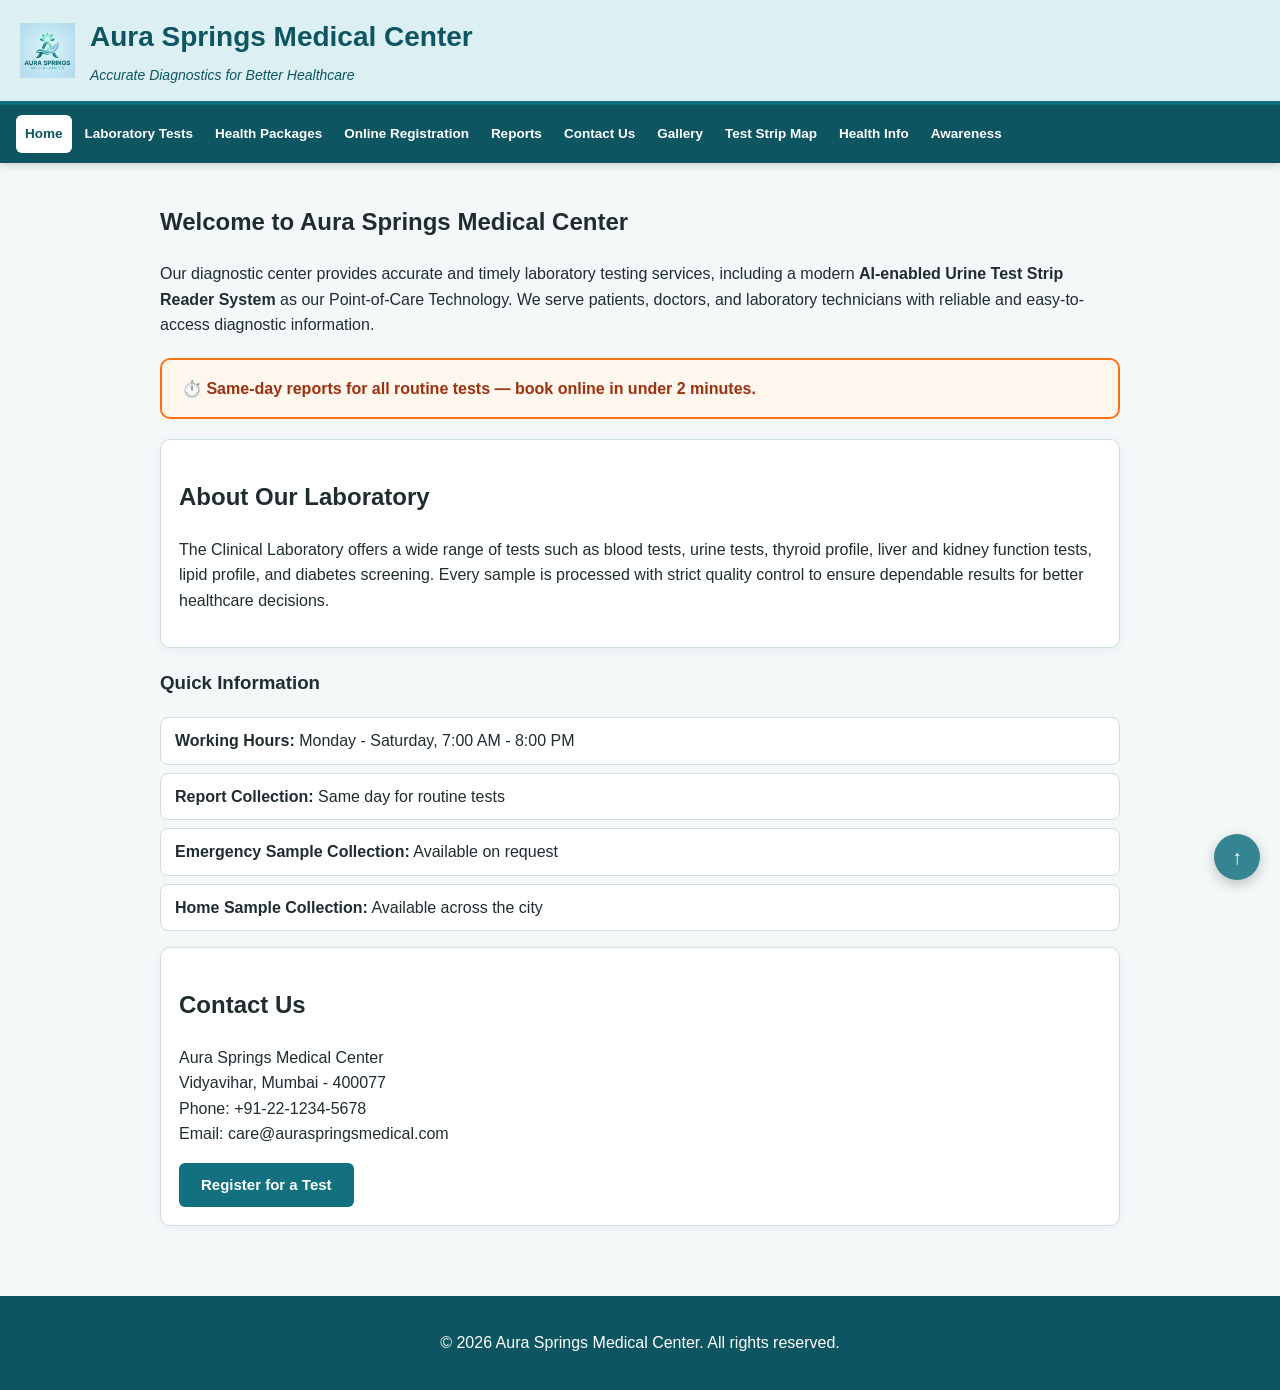
<file: index.html>
<!DOCTYPE html>
<html lang="en">
<head>
<meta charset="UTF-8">
<meta name="viewport" content="width=device-width, initial-scale=1.0">
<title>Home - Aura Springs Medical Center</title>
<link rel="stylesheet" href="css/main.css">
</head>
<body id="top">

<header class="site-header">
  <img src="H1.png" alt="Aura Springs Medical Center logo">
  <div class="brand-text fade-in">
    <h1>Aura Springs Medical Center</h1>
    <p>Accurate Diagnostics for Better Healthcare</p>
  </div>
</header>

<nav class="site-nav">
  <input type="checkbox" id="nav-toggle" class="nav-toggle">
  <div class="nav-inner">
    <label for="nav-toggle" class="nav-toggle-label" aria-label="Toggle navigation">&#9776;</label>
    <ul>
      <li><a href="index.html" class="active">Home</a></li>
      <li><a href="laboratory-tests.html">Laboratory Tests</a></li>
      <li><a href="test-price-table.html">Health Packages</a></li>
      <li><a href="patient-registration.html">Online Registration</a></li>
      <li><a href="test-details.html">Reports</a></li>
      <li><a href="index.html#contact">Contact Us</a></li>
      <li><a href="gallery.html">Gallery</a></li>
      <li><a href="lab-map.html">Test Strip Map</a></li>
      <li><a href="health-information.html">Health Info</a></li>
      <li><a href="media.html">Awareness</a></li>
    </ul>
  </div>
</nav>

<div class="container">

  <section id="home" class="fade-in">
    <h2>Welcome to Aura Springs Medical Center</h2>
    <p>Our diagnostic center provides accurate and timely laboratory testing services,
    including a modern <b>AI-enabled Urine Test Strip Reader System</b> as our
    Point-of-Care Technology. We serve patients, doctors, and laboratory technicians
    with reliable and easy-to-access diagnostic information.</p>
  </section>

  <div class="callout">
    ⏱️ Same-day reports for all routine tests — book online in under 2 minutes.
  </div>

  <article class="card">
    <h2>About Our Laboratory</h2>
    <p>The Clinical Laboratory offers a wide range of tests such as blood tests,
    urine tests, thyroid profile, liver and kidney function tests, lipid profile,
    and diabetes screening. Every sample is processed with strict quality control
    to ensure dependable results for better healthcare decisions.</p>
  </article>

  <section>
    <h3>Quick Information</h3>
    <ul class="services">
      <li><strong>Working Hours:</strong> Monday - Saturday, 7:00 AM - 8:00 PM</li>
      <li><strong>Report Collection:</strong> Same day for routine tests</li>
      <li><strong>Emergency Sample Collection:</strong> Available on request</li>
      <li><strong>Home Sample Collection:</strong> Available across the city</li>
    </ul>
  </section>

  <section id="contact" class="card">
    <h2>Contact Us</h2>
    <p>
      Aura Springs Medical Center<br>
      Vidyavihar, Mumbai - 400077<br>
      Phone: +91-22-1234-5678<br>
      Email: care@auraspringsmedical.com
    </p>
    <a class="btn" href="patient-registration.html">Register for a Test</a>
  </section>

</div>

<footer class="site-footer">
  <p>&copy; 2026 Aura Springs Medical Center. All rights reserved.</p>
</footer>

<a href="#top" class="back-to-top" aria-label="Back to top">&uarr;</a>

</body>
</html>
</file>
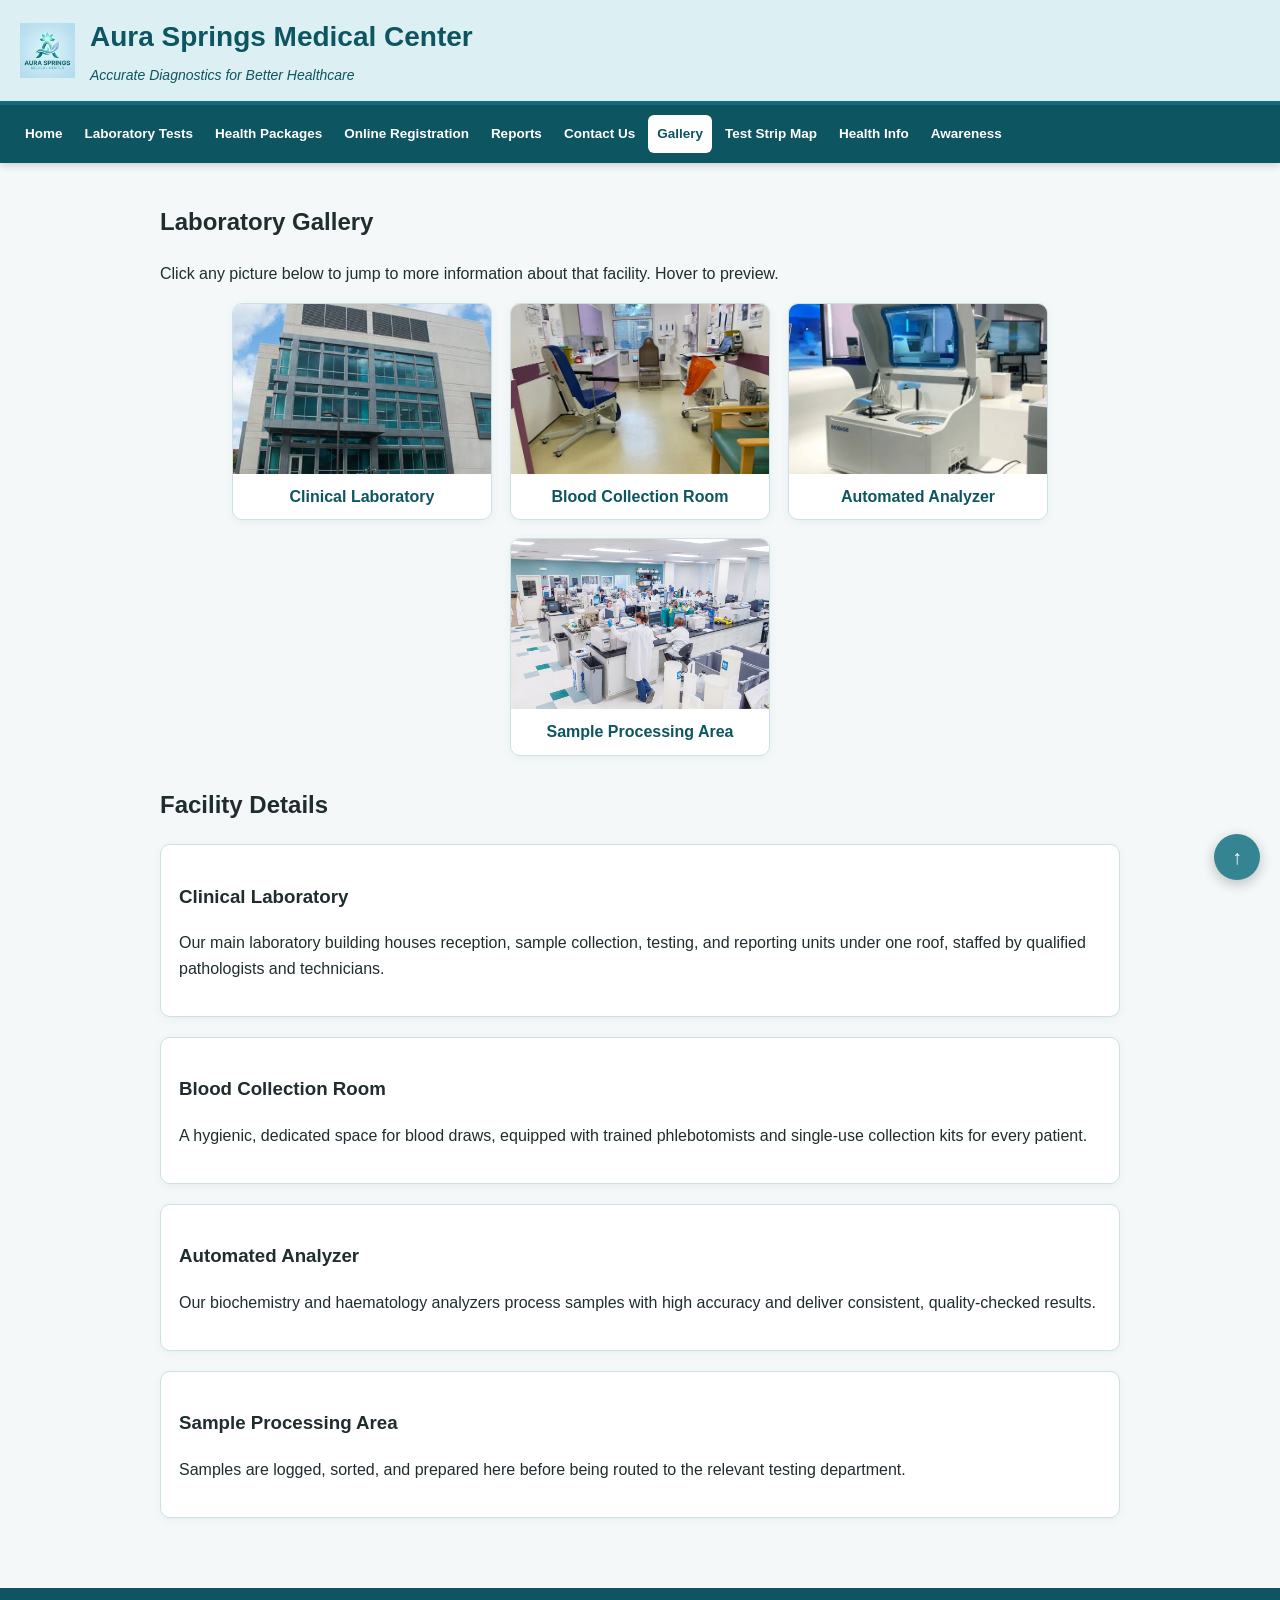
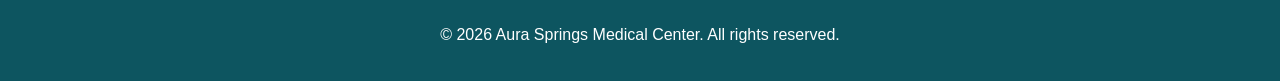
<file: gallery.html>
<!DOCTYPE html>
<html lang="en">
<head>
<meta charset="UTF-8">
<meta name="viewport" content="width=device-width, initial-scale=1.0">
<title>Gallery - Aura Springs Medical Center</title>
<link rel="stylesheet" href="css/main.css">
</head>
<body id="top">

<header class="site-header">
  <img src="H1.png" alt="Aura Springs Medical Center logo">
  <div class="brand-text fade-in">
    <h1>Aura Springs Medical Center</h1>
    <p>Accurate Diagnostics for Better Healthcare</p>
  </div>
</header>

<nav class="site-nav">
  <input type="checkbox" id="nav-toggle" class="nav-toggle">
  <div class="nav-inner">
    <label for="nav-toggle" class="nav-toggle-label" aria-label="Toggle navigation">&#9776;</label>
    <ul>
      <li><a href="index.html">Home</a></li>
      <li><a href="laboratory-tests.html">Laboratory Tests</a></li>
      <li><a href="test-price-table.html">Health Packages</a></li>
      <li><a href="patient-registration.html">Online Registration</a></li>
      <li><a href="test-details.html">Reports</a></li>
      <li><a href="index.html#contact">Contact Us</a></li>
      <li><a href="gallery.html" class="active">Gallery</a></li>
      <li><a href="lab-map.html">Test Strip Map</a></li>
      <li><a href="health-information.html">Health Info</a></li>
      <li><a href="media.html">Awareness</a></li>
    </ul>
  </div>
</nav>

<div class="container">
  <h2>Laboratory Gallery</h2>
  <p>Click any picture below to jump to more information about that facility. Hover to preview.</p>

  <div class="gallery-grid">

    <a href="#detail-lab" class="gallery-item">
      <img src="lab outside.jpg" alt="Clinical Laboratory building"
           title="Clinical Laboratory" width="240" height="160">
      <figcaption>Clinical Laboratory</figcaption>
    </a>

    <a href="#detail-blood" class="gallery-item">
      <img src="blood-collection.jpg" alt="Blood Collection Room"
           title="Blood Collection Room" width="240" height="160">
      <figcaption>Blood Collection Room</figcaption>
    </a>

    <a href="#detail-analyzer" class="gallery-item">
      <img src="automated-analyzer.jpg" alt="Automated Analyzer machine"
           title="Automated Analyzer" width="240" height="160">
      <figcaption>Automated Analyzer</figcaption>
    </a>

    <a href="#detail-processing" class="gallery-item">
      <img src="sample-processing-area.png" alt="Sample Processing Area"
           title="Sample Processing Area" width="240" height="160">
      <figcaption>Sample Processing Area</figcaption>
    </a>

  </div>

  <h2 style="margin-top:30px;">Facility Details</h2>

  <div class="card" id="detail-lab">
    <h3>Clinical Laboratory</h3>
    <p>Our main laboratory building houses reception, sample collection, testing,
    and reporting units under one roof, staffed by qualified pathologists and technicians.</p>
  </div>

  <div class="card" id="detail-blood">
    <h3>Blood Collection Room</h3>
    <p>A hygienic, dedicated space for blood draws, equipped with trained phlebotomists
    and single-use collection kits for every patient.</p>
  </div>

  <div class="card" id="detail-analyzer">
    <h3>Automated Analyzer</h3>
    <p>Our biochemistry and haematology analyzers process samples with high accuracy
    and deliver consistent, quality-checked results.</p>
  </div>

  <div class="card" id="detail-processing">
    <h3>Sample Processing Area</h3>
    <p>Samples are logged, sorted, and prepared here before being routed to the
    relevant testing department.</p>
  </div>

</div>

<footer class="site-footer">
  <p>&copy; 2026 Aura Springs Medical Center. All rights reserved.</p>
</footer>

<a href="#top" class="back-to-top" aria-label="Back to top">&uarr;</a>

</body>
</html>
</file>
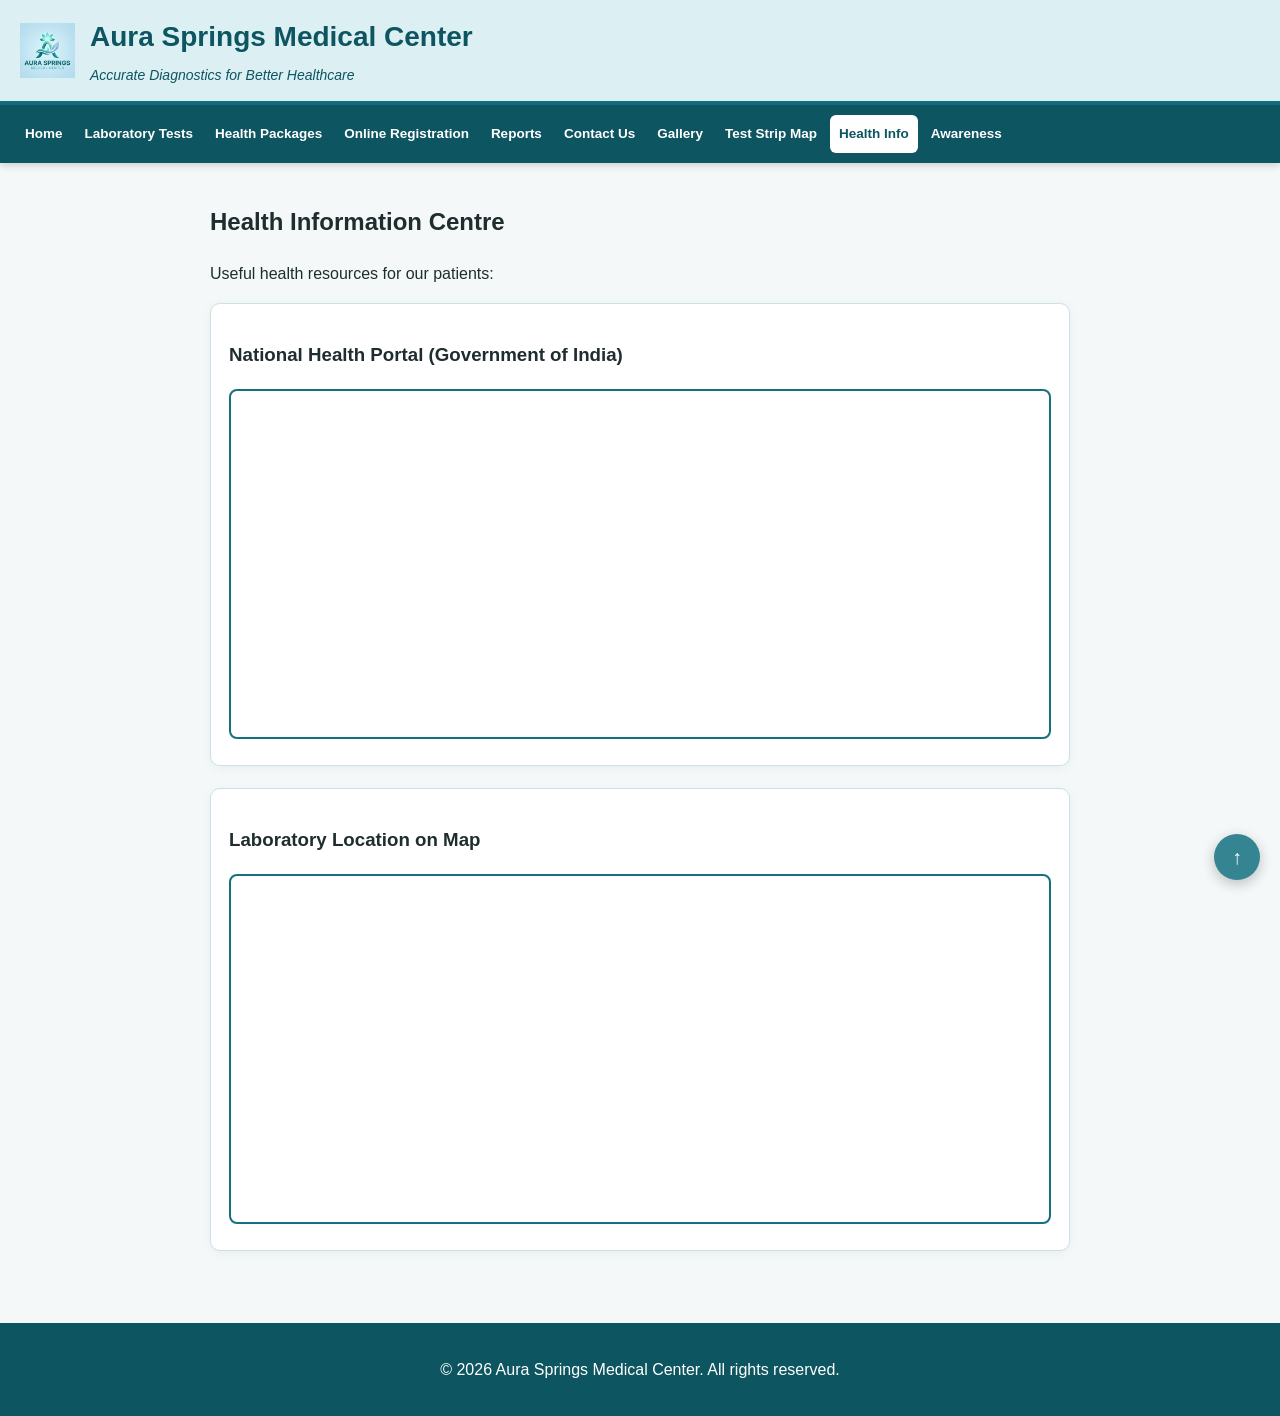
<file: health-information.html>
<!DOCTYPE html>
<html lang="en">
<head>
<meta charset="UTF-8">
<meta name="viewport" content="width=device-width, initial-scale=1.0">
<title>Health Information Centre - Aura Springs Medical Center</title>
<link rel="stylesheet" href="css/main.css">
<style>
  .container { max-width: 900px; }
</style>
</head>
<body id="top">

<header class="site-header">
  <img src="H1.png" alt="Aura Springs Medical Center logo">
  <div class="brand-text fade-in">
    <h1>Aura Springs Medical Center</h1>
    <p>Accurate Diagnostics for Better Healthcare</p>
  </div>
</header>

<nav class="site-nav">
  <input type="checkbox" id="nav-toggle" class="nav-toggle">
  <div class="nav-inner">
    <label for="nav-toggle" class="nav-toggle-label" aria-label="Toggle navigation">&#9776;</label>
    <ul>
      <li><a href="index.html">Home</a></li>
      <li><a href="laboratory-tests.html">Laboratory Tests</a></li>
      <li><a href="test-price-table.html">Health Packages</a></li>
      <li><a href="patient-registration.html">Online Registration</a></li>
      <li><a href="test-details.html">Reports</a></li>
      <li><a href="index.html#contact">Contact Us</a></li>
      <li><a href="gallery.html">Gallery</a></li>
      <li><a href="lab-map.html">Test Strip Map</a></li>
      <li><a href="health-information.html" class="active">Health Info</a></li>
      <li><a href="media.html">Awareness</a></li>
    </ul>
  </div>
</nav>

<div class="container">
  <h2>Health Information Centre</h2>
  <p>Useful health resources for our patients:</p>

  <div class="frame-block">
    <h3>National Health Portal (Government of India)</h3>
    <iframe src="https://qps.nhsrcindia.org/hi" title="National Health Portal" loading="lazy"></iframe>
  </div>

  <div class="frame-block">
    <h3>Laboratory Location on Map</h3>
    <iframe src="https://www.google.com/maps?q=Somaiya+Vidyavihar+University,+Mumbai&output=embed"
            title="Laboratory location on Google Maps" loading="lazy"></iframe>
  </div>

</div>

<footer class="site-footer">
  <p>&copy; 2026 Aura Springs Medical Center. All rights reserved.</p>
</footer>

<a href="#top" class="back-to-top" aria-label="Back to top">&uarr;</a>

</body>
</html>
</file>
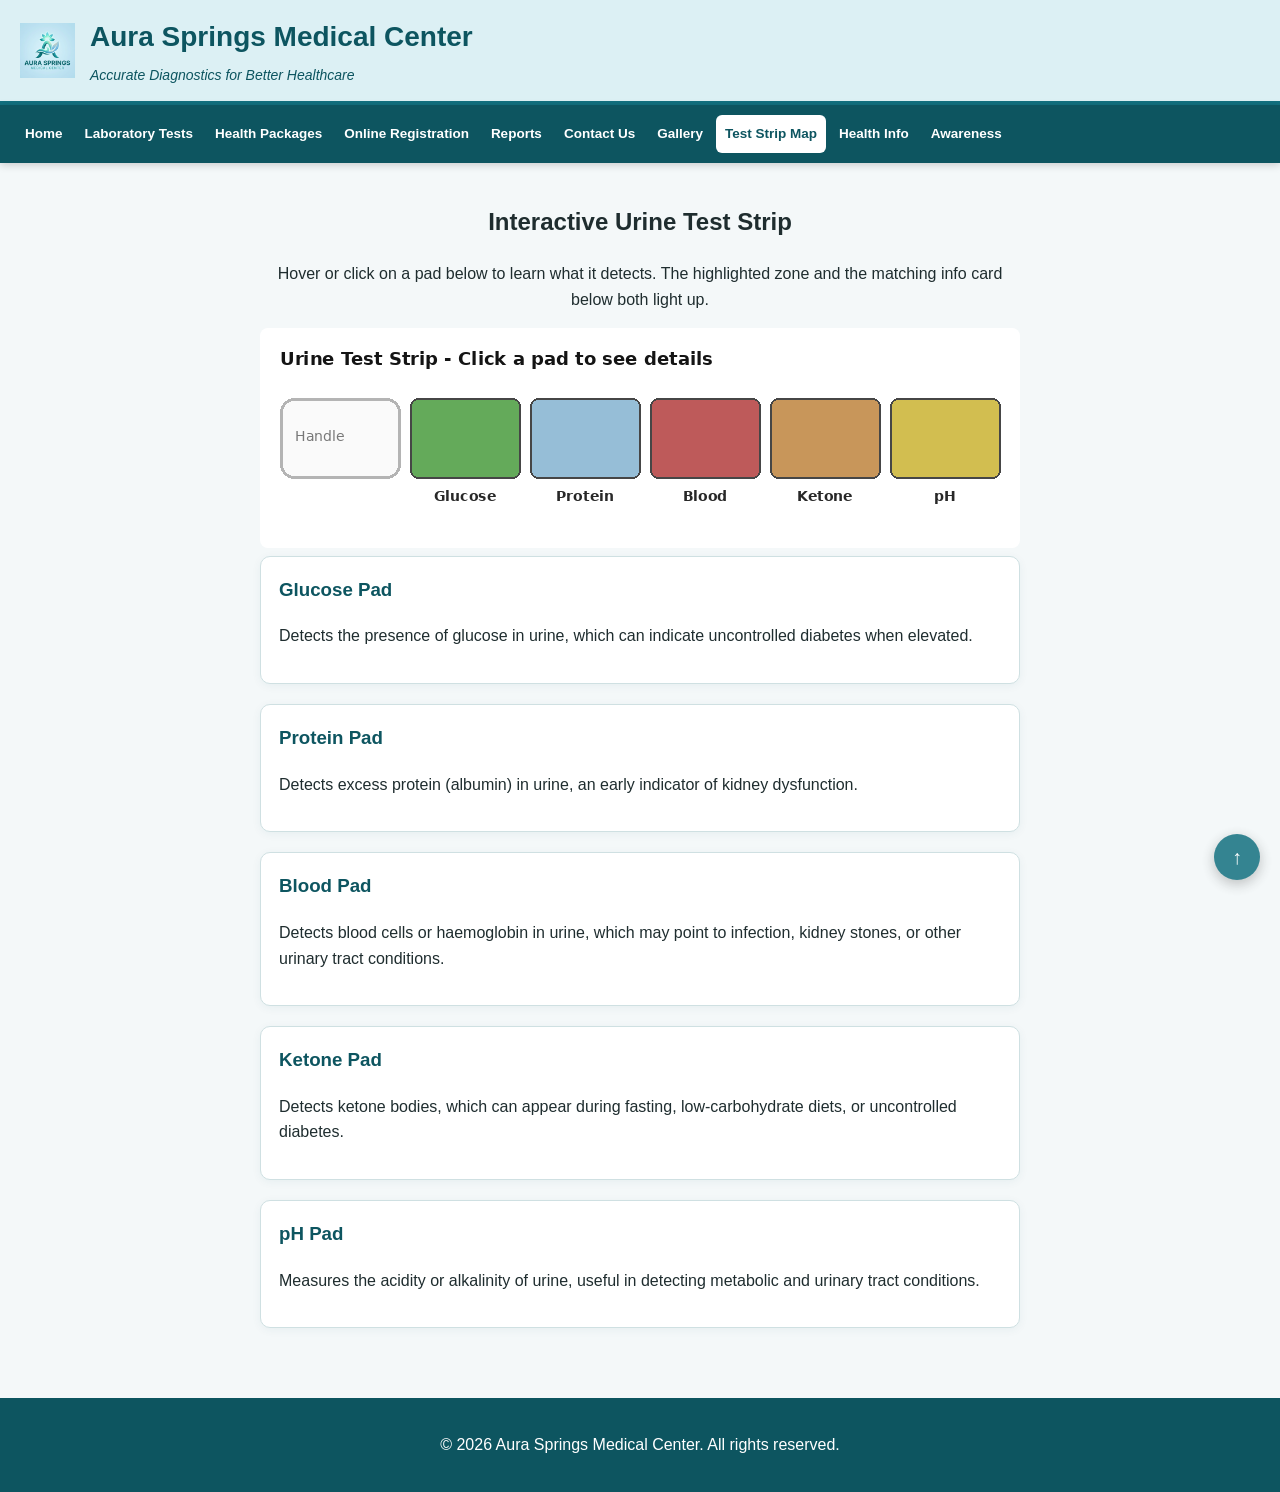
<file: lab-map.html>
<!DOCTYPE html>
<html lang="en">
<head>
<meta charset="UTF-8">
<meta name="viewport" content="width=device-width, initial-scale=1.0">
<title>Test Strip Map - Aura Springs Medical Center</title>
<link rel="stylesheet" href="css/main.css">
<style>
  .container { max-width: 800px; text-align: center; }
  .pad-info { text-align: left; }
  .pad-info h3 { color: var(--teal-dark); margin-top: 0; }
</style>
</head>
<body id="top">

<header class="site-header">
  <img src="H1.png" alt="Aura Springs Medical Center logo">
  <div class="brand-text fade-in">
    <h1>Aura Springs Medical Center</h1>
    <p>Accurate Diagnostics for Better Healthcare</p>
  </div>
</header>

<nav class="site-nav">
  <input type="checkbox" id="nav-toggle" class="nav-toggle">
  <div class="nav-inner">
    <label for="nav-toggle" class="nav-toggle-label" aria-label="Toggle navigation">&#9776;</label>
    <ul>
      <li><a href="index.html">Home</a></li>
      <li><a href="laboratory-tests.html">Laboratory Tests</a></li>
      <li><a href="test-price-table.html">Health Packages</a></li>
      <li><a href="patient-registration.html">Online Registration</a></li>
      <li><a href="test-details.html">Reports</a></li>
      <li><a href="index.html#contact">Contact Us</a></li>
      <li><a href="gallery.html">Gallery</a></li>
      <li><a href="lab-map.html" class="active">Test Strip Map</a></li>
      <li><a href="health-information.html">Health Info</a></li>
      <li><a href="media.html">Awareness</a></li>
    </ul>
  </div>
</nav>

<div class="container">
  <h2>Interactive Urine Test Strip</h2>
  <p>Hover or click on a pad below to learn what it detects. The highlighted zone
  and the matching info card below both light up.</p>

  <div class="strip-wrap">
    <img src="test-strip.png" alt="Urine test strip with five reagent pads"
         width="760" height="220" usemap="#stripmap">

    <a href="#glucose" class="hotspot hotspot-glucose" aria-label="Glucose Pad"></a>
    <a href="#protein" class="hotspot hotspot-protein" aria-label="Protein Pad"></a>
    <a href="#blood"   class="hotspot hotspot-blood"   aria-label="Blood Pad"></a>
    <a href="#ketone"  class="hotspot hotspot-ketone"  aria-label="Ketone Pad"></a>
    <a href="#ph"      class="hotspot hotspot-ph"      aria-label="pH Pad"></a>

    <!-- Original image map kept as an accessible fallback -->
    <map name="stripmap">
      <area shape="rect" coords="150,70,260,150" href="#glucose" alt="Glucose Pad">
      <area shape="rect" coords="270,70,380,150" href="#protein" alt="Protein Pad">
      <area shape="rect" coords="390,70,500,150" href="#blood" alt="Blood Pad">
      <area shape="rect" coords="510,70,620,150" href="#ketone" alt="Ketone Pad">
      <area shape="rect" coords="630,70,740,150" href="#ph" alt="pH Pad">
    </map>
  </div>

  <div class="card pad-info" id="glucose">
    <h3>Glucose Pad</h3>
    <p>Detects the presence of glucose in urine, which can indicate uncontrolled
    diabetes when elevated.</p>
  </div>

  <div class="card pad-info" id="protein">
    <h3>Protein Pad</h3>
    <p>Detects excess protein (albumin) in urine, an early indicator of kidney
    dysfunction.</p>
  </div>

  <div class="card pad-info" id="blood">
    <h3>Blood Pad</h3>
    <p>Detects blood cells or haemoglobin in urine, which may point to infection,
    kidney stones, or other urinary tract conditions.</p>
  </div>

  <div class="card pad-info" id="ketone">
    <h3>Ketone Pad</h3>
    <p>Detects ketone bodies, which can appear during fasting, low-carbohydrate diets,
    or uncontrolled diabetes.</p>
  </div>

  <div class="card pad-info" id="ph">
    <h3>pH Pad</h3>
    <p>Measures the acidity or alkalinity of urine, useful in detecting metabolic
    and urinary tract conditions.</p>
  </div>

</div>

<footer class="site-footer">
  <p>&copy; 2026 Aura Springs Medical Center. All rights reserved.</p>
</footer>

<a href="#top" class="back-to-top" aria-label="Back to top">&uarr;</a>

</body>
</html>
</file>
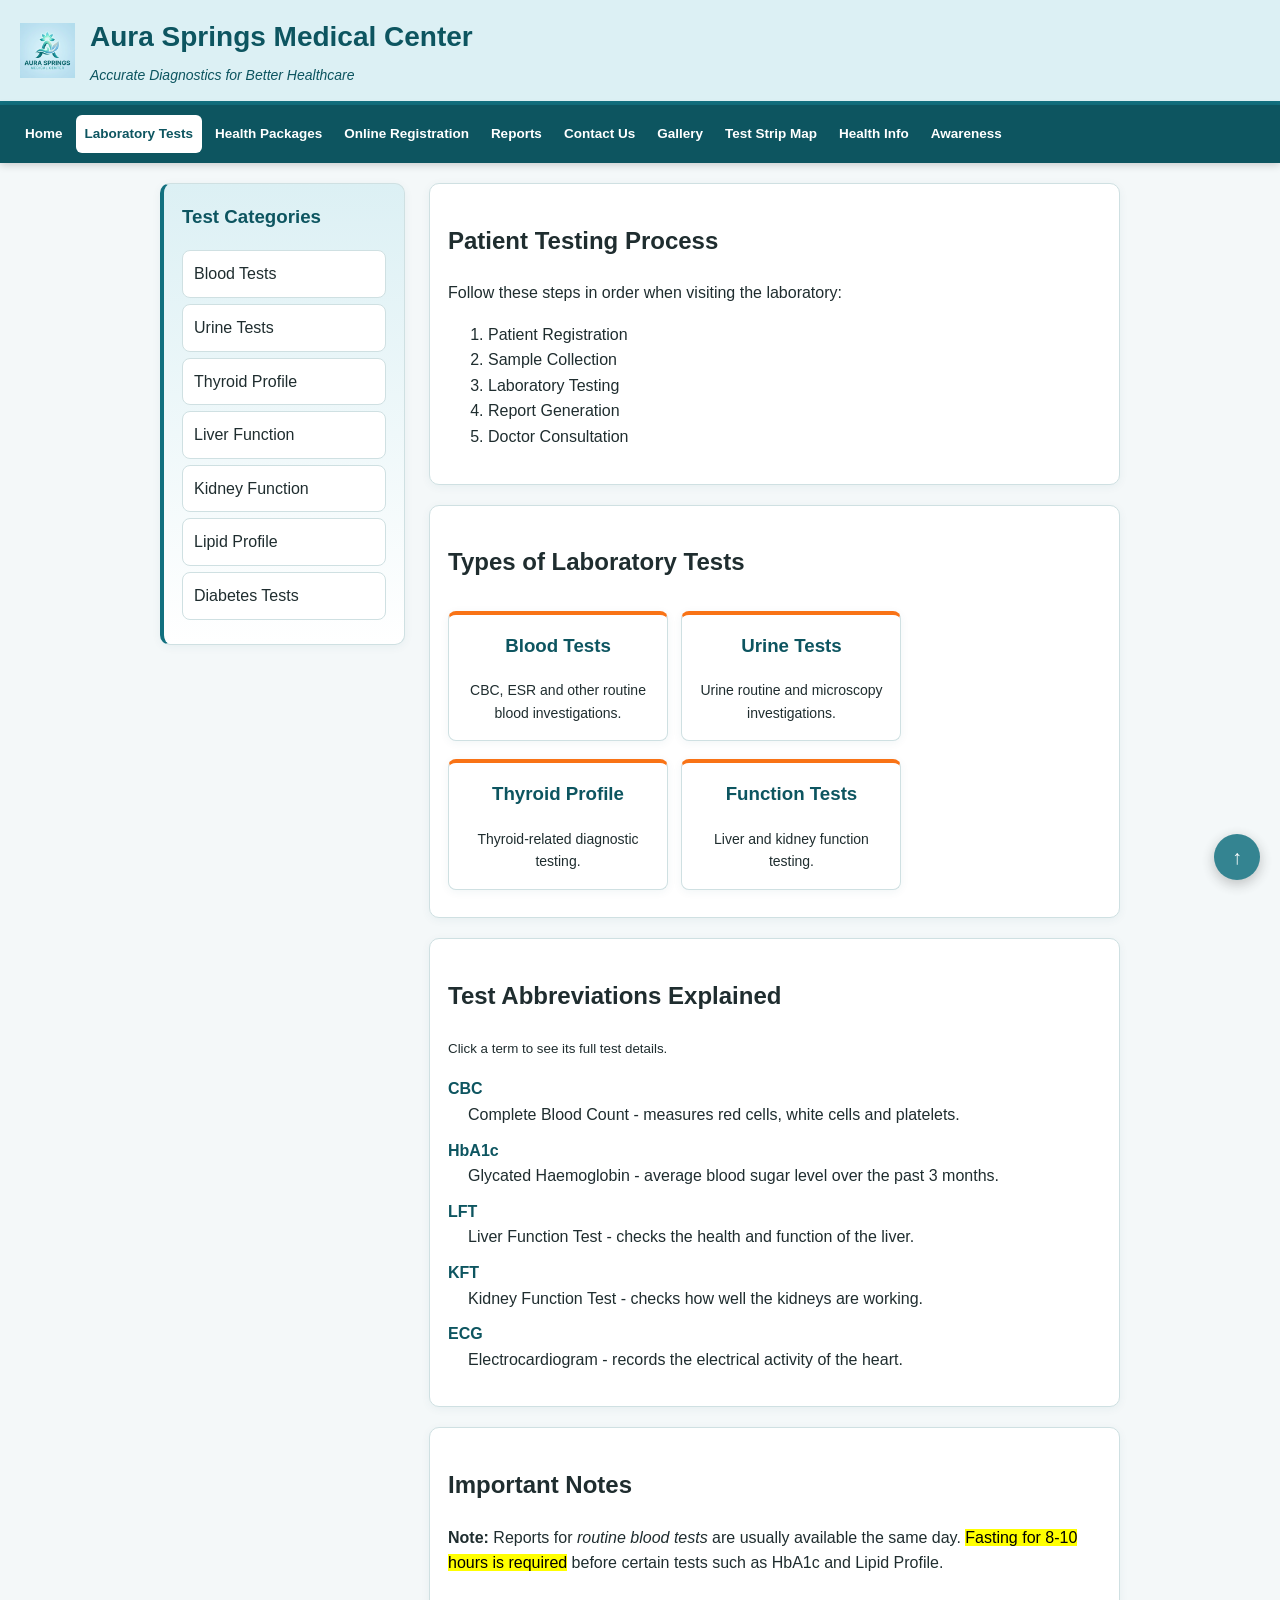
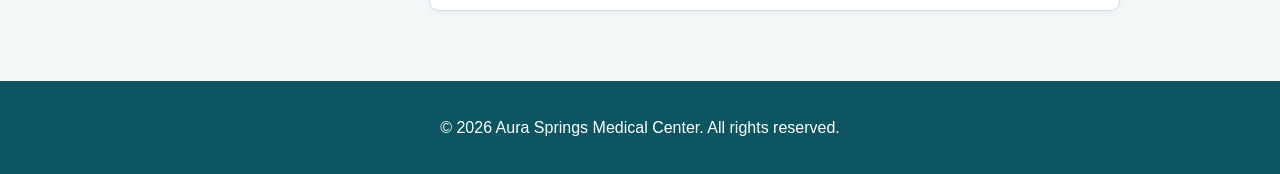
<file: laboratory-tests.html>
<!DOCTYPE html>
<html lang="en">
<head>
<meta charset="UTF-8">
<meta name="viewport" content="width=device-width, initial-scale=1.0">
<title>Laboratory Tests - Aura Springs Medical Center</title>
<link rel="stylesheet" href="css/main.css">
<style>
  dt { font-weight: bold; color: var(--teal-dark); margin-top: 10px; }
  dt a { color: inherit; text-decoration: none; }
  dt a:hover { text-decoration: underline; }
  dd { margin-left: 20px; }
</style>
</head>
<body id="top">

<header class="site-header">
  <img src="H1.png" alt="Aura Springs Medical Center logo">
  <div class="brand-text fade-in">
    <h1>Aura Springs Medical Center</h1>
    <p>Accurate Diagnostics for Better Healthcare</p>
  </div>
</header>

<nav class="site-nav">
  <input type="checkbox" id="nav-toggle" class="nav-toggle">
  <div class="nav-inner">
    <label for="nav-toggle" class="nav-toggle-label" aria-label="Toggle navigation">&#9776;</label>
    <ul>
      <li><a href="index.html">Home</a></li>
      <li><a href="laboratory-tests.html" class="active">Laboratory Tests</a></li>
      <li><a href="test-price-table.html">Health Packages</a></li>
      <li><a href="patient-registration.html">Online Registration</a></li>
      <li><a href="test-details.html">Reports</a></li>
      <li><a href="index.html#contact">Contact Us</a></li>
      <li><a href="gallery.html">Gallery</a></li>
      <li><a href="lab-map.html">Test Strip Map</a></li>
      <li><a href="health-information.html">Health Info</a></li>
      <li><a href="media.html">Awareness</a></li>
    </ul>
  </div>
</nav>

<div class="container">

  <div class="layout">

    <aside class="sidebar categories card">
      <h3>Test Categories</h3>
      <ul>
        <li>Blood Tests</li>
        <li>Urine Tests</li>
        <li>Thyroid Profile</li>
        <li>Liver Function</li>
        <li>Kidney Function</li>
        <li>Lipid Profile</li>
        <li>Diabetes Tests</li>
      </ul>
    </aside>

    <main class="content">

      <section class="card">
        <h2>Patient Testing Process</h2>
        <p>Follow these steps in order when visiting the laboratory:</p>
        <ol>
          <li>Patient Registration</li>
          <li>Sample Collection</li>
          <li>Laboratory Testing</li>
          <li>Report Generation</li>
          <li>Doctor Consultation</li>
        </ol>
      </section>

      <section class="card">
        <h2>Types of Laboratory Tests</h2>

        <div class="book-card">
          <h3>Blood Tests</h3>
          <p>CBC, ESR and other routine blood investigations.</p>
        </div>
        <div class="book-card">
          <h3>Urine Tests</h3>
          <p>Urine routine and microscopy investigations.</p>
        </div>
        <div class="book-card">
          <h3>Thyroid Profile</h3>
          <p>Thyroid-related diagnostic testing.</p>
        </div>
        <div class="book-card">
          <h3>Function Tests</h3>
          <p>Liver and kidney function testing.</p>
        </div>
      </section>

      <section class="card">
        <h2>Test Abbreviations Explained</h2>
        <p><small>Click a term to see its full test details.</small></p>
        <dl>
          <dt><a href="test-details.html#cbc">CBC</a></dt>
          <dd>Complete Blood Count - measures red cells, white cells and platelets.</dd>
          <dt><a href="test-details.html#hba1c">HbA1c</a></dt>
          <dd>Glycated Haemoglobin - average blood sugar level over the past 3 months.</dd>
          <dt><a href="test-details.html#lft">LFT</a></dt>
          <dd>Liver Function Test - checks the health and function of the liver.</dd>
          <dt><a href="test-details.html#kft">KFT</a></dt>
          <dd>Kidney Function Test - checks how well the kidneys are working.</dd>
          <dt><a href="test-details.html#ecg">ECG</a></dt>
          <dd>Electrocardiogram - records the electrical activity of the heart.</dd>
        </dl>
      </section>

      <section class="card">
        <h2>Important Notes</h2>
        <p><b>Note:</b> Reports for <i>routine blood tests</i> are usually available the
        same day. <mark>Fasting for 8-10 hours is required</mark> before certain tests
        such as HbA1c and Lipid Profile.</p>
      </section>

    </main>

  </div>
</div>

<footer class="site-footer">
  <p>&copy; 2026 Aura Springs Medical Center. All rights reserved.</p>
</footer>

<a href="#top" class="back-to-top" aria-label="Back to top">&uarr;</a>

</body>
</html>
</file>
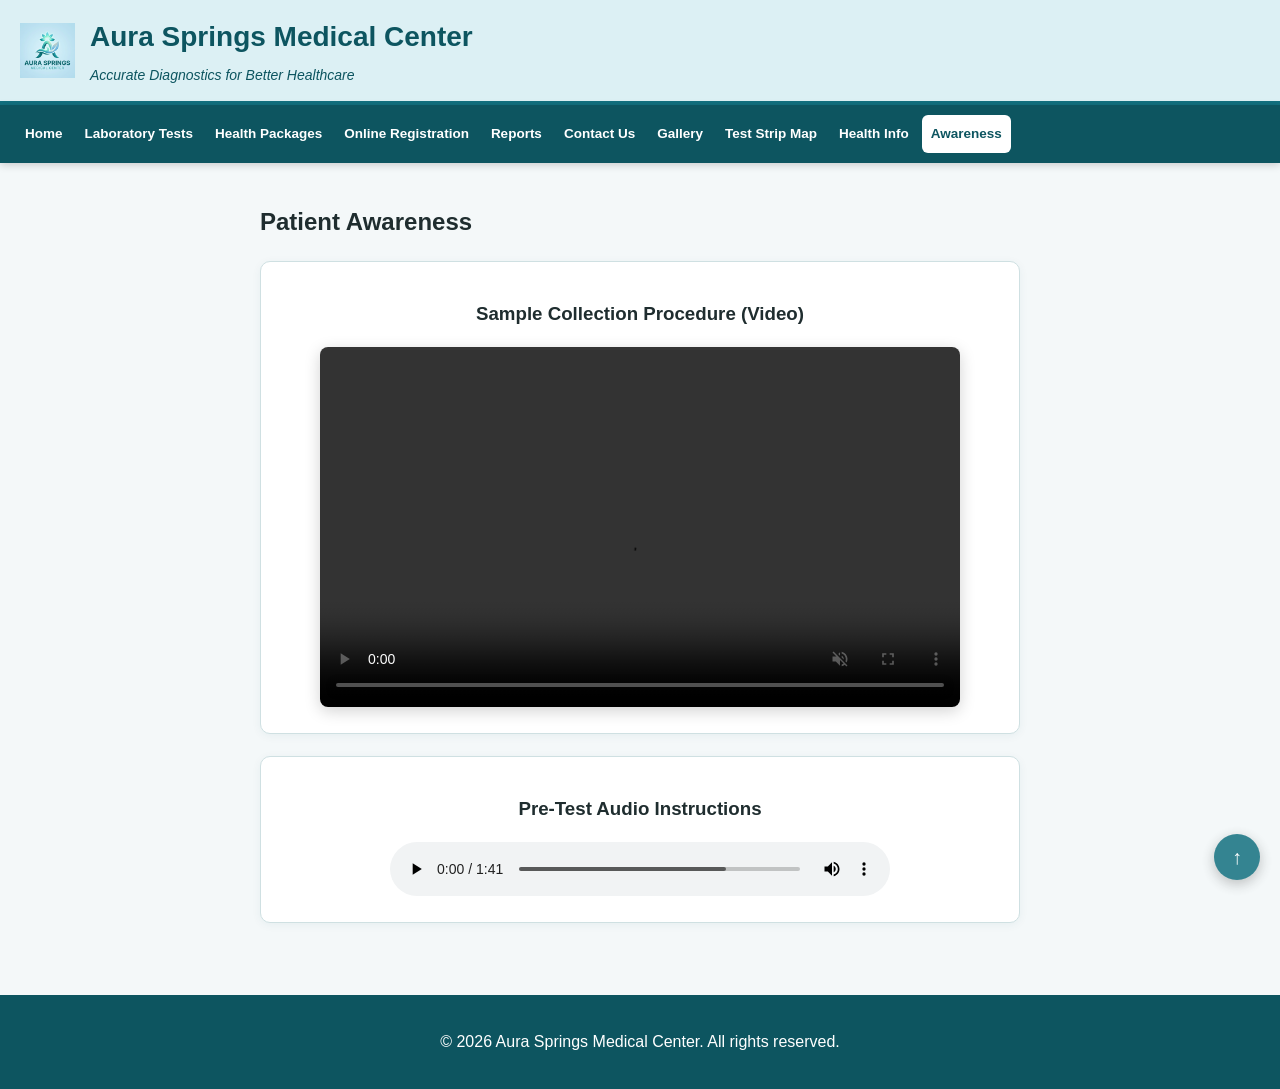
<file: media.html>
<!DOCTYPE html>
<html lang="en">
<head>
<meta charset="UTF-8">
<meta name="viewport" content="width=device-width, initial-scale=1.0">
<title>Patient Awareness - Aura Springs Medical Center</title>
<link rel="stylesheet" href="css/main.css">
<style>
  .container { max-width: 800px; }
</style>
</head>
<body id="top">

<header class="site-header">
  <img src="H1.png" alt="Aura Springs Medical Center logo">
  <div class="brand-text fade-in">
    <h1>Aura Springs Medical Center</h1>
    <p>Accurate Diagnostics for Better Healthcare</p>
  </div>
</header>

<nav class="site-nav">
  <input type="checkbox" id="nav-toggle" class="nav-toggle">
  <div class="nav-inner">
    <label for="nav-toggle" class="nav-toggle-label" aria-label="Toggle navigation">&#9776;</label>
    <ul>
      <li><a href="index.html">Home</a></li>
      <li><a href="laboratory-tests.html">Laboratory Tests</a></li>
      <li><a href="test-price-table.html">Health Packages</a></li>
      <li><a href="patient-registration.html">Online Registration</a></li>
      <li><a href="test-details.html">Reports</a></li>
      <li><a href="index.html#contact">Contact Us</a></li>
      <li><a href="gallery.html">Gallery</a></li>
      <li><a href="lab-map.html">Test Strip Map</a></li>
      <li><a href="health-information.html">Health Info</a></li>
      <li><a href="media.html" class="active">Awareness</a></li>
    </ul>
  </div>
</nav>

<div class="container">
  <h2>Patient Awareness</h2>

  <div class="media-block">
    <h3>Sample Collection Procedure (Video)</h3>
    <video controls muted loop width="640" height="360">
      <source src="Specimen Collection.mp4" type="video/mp4">
      Your browser does not support the video tag.
    </video>
  </div>

  <div class="media-block">
    <h3>Pre-Test Audio Instructions</h3>
    <audio controls loop>
      <source src="pretest-instructions.mp3" type="audio/mpeg">
      Your browser does not support the audio tag.
    </audio>
  </div>

</div>

<footer class="site-footer">
  <p>&copy; 2026 Aura Springs Medical Center. All rights reserved.</p>
</footer>

<a href="#top" class="back-to-top" aria-label="Back to top">&uarr;</a>

</body>
</html>
</file>
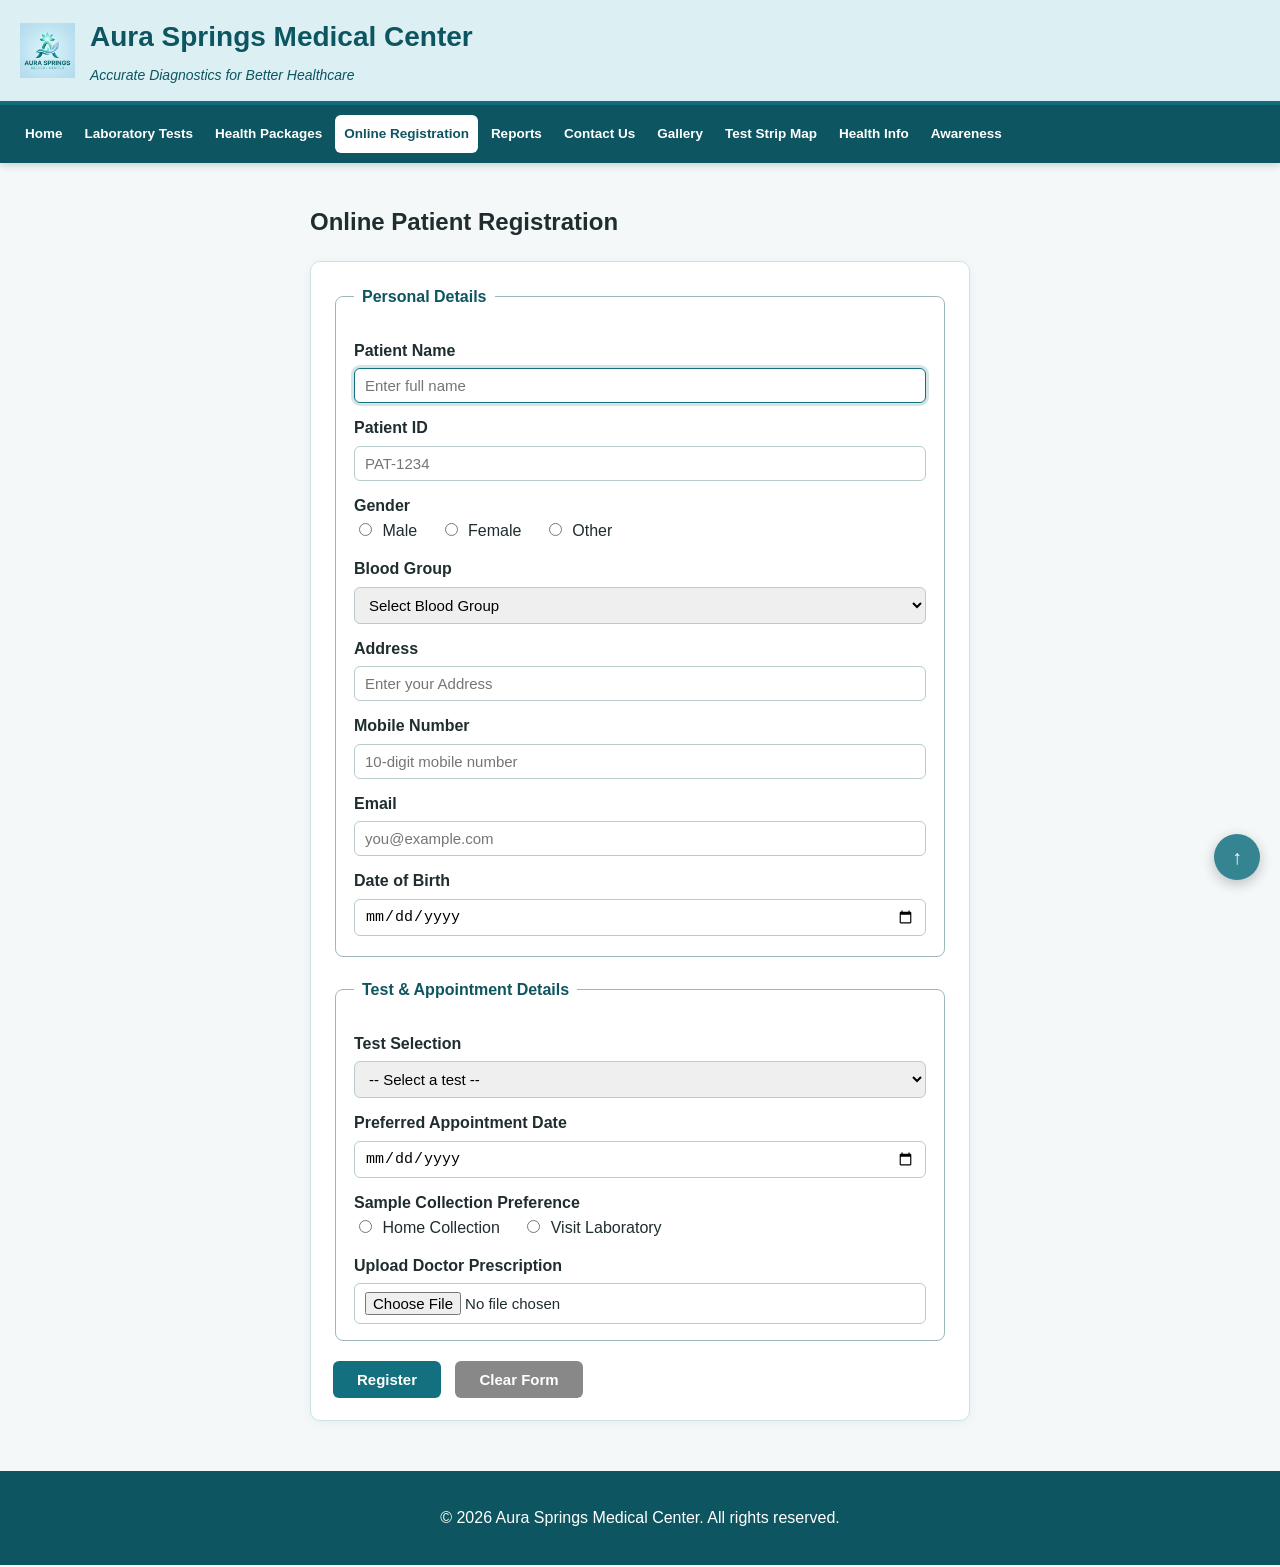
<file: patient-registration.html>
<!DOCTYPE html>
<html lang="en">

<head>
    <meta charset="UTF-8">
    <meta name="viewport" content="width=device-width, initial-scale=1.0">
    <title>Patient Registration - Aura Springs Medical Center</title>

    <link rel="stylesheet" href="css/main.css">
    <script src="js/registration.js"></script>

    <style>
        .container {
            max-width: 700px;
        }

        .error {
            color: red;
            font-size: 13px;
            display: block;
            margin-top: 4px;
        }
    </style>
</head>

<body id="top">

<header class="site-header">
    <img src="H1.png" alt="Aura Springs Medical Center logo">

    <div class="brand-text fade-in">
        <h1>Aura Springs Medical Center</h1>
        <p>Accurate Diagnostics for Better Healthcare</p>
    </div>
</header>

<nav class="site-nav">

    <input type="checkbox" id="nav-toggle" class="nav-toggle">

    <div class="nav-inner">

        <label for="nav-toggle" class="nav-toggle-label">&#9776;</label>

        <ul>
            <li><a href="index.html">Home</a></li>
            <li><a href="laboratory-tests.html">Laboratory Tests</a></li>
            <li><a href="test-price-table.html">Health Packages</a></li>
            <li><a href="patient-registration.html" class="active">Online Registration</a></li>
            <li><a href="test-details.html">Reports</a></li>
            <li><a href="index.html#contact">Contact Us</a></li>
            <li><a href="gallery.html">Gallery</a></li>
            <li><a href="lab-map.html">Test Strip Map</a></li>
            <li><a href="health-information.html">Health Info</a></li>
            <li><a href="media.html">Awareness</a></li>
        </ul>

    </div>

</nav>

<div class="container fade-in">

    <h2>Online Patient Registration</h2>

    <form action="#" method="POST"
          class="form-card"
          onsubmit="return validateForm()"
          novalidate>

        <fieldset>

            <legend>Personal Details</legend>

            <label for="pname">Patient Name</label>

            <input type="text"
                   id="pname"
                   name="pname"
                   placeholder="Enter full name"
                   autofocus>

            <span id="nameError" class="error"></span>


            <label for="patient-id">Patient ID</label>

            <input type="text"
                   id="patient-id"
                   name="patient-id"
                   placeholder="PAT-1234">

            <span id="patientIdError" class="error"></span>


            <label>Gender</label>

            <input type="radio"
                   id="male"
                   name="gender"
                   value="Male">

            <label for="male" class="inline-label">Male</label>


            <input type="radio"
                   id="female"
                   name="gender"
                   value="Female">

            <label for="female" class="inline-label">Female</label>


            <input type="radio"
                   id="other"
                   name="gender"
                   value="Other">

            <label for="other" class="inline-label">Other</label>

            <span id="genderError" class="error"></span>


            <label for="blood-group">Blood Group</label>

            <select id="blood-group"
                    name="blood-group"
                    required>

                <option value="">Select Blood Group</option>
                <option value="A+">A+</option>
                <option value="A-">A-</option>
                <option value="B+">B+</option>
                <option value="B-">B-</option>
                <option value="AB+">AB+</option>
                <option value="AB-">AB-</option>
                <option value="O+">O+</option>
                <option value="O-">O-</option>

            </select>

            <span id="bloodError" class="error"></span>


            <label for="padd">Address</label>

            <input type="text"
                   id="padd"
                   name="address"
                   placeholder="Enter your Address"
                   required>

            <span id="addressError" class="error"></span>


            <label for="mobile">Mobile Number</label>

            <input type="tel"
                   maxlength="10"
                   id="mobile"
                   name="mobile"
                   placeholder="10-digit mobile number"
                   required>

            <span id="mobileError" class="error"></span>


            <label for="email">Email</label>

            <input type="email"
                   id="email"
                   name="email"
                   placeholder="you@example.com"
                   required>

            <span id="emailError" class="error"></span>


            <label for="dob">Date of Birth</label>

            <input type="date"
                   id="dob"
                   name="dob"
                   required>

            <span id="dobError" class="error"></span>

        </fieldset>


        <fieldset>

            <legend>Test &amp; Appointment Details</legend>


            <label for="test">Test Selection</label>

            <select id="test"
                    name="test"
                    required>

                <option value="">-- Select a test --</option>
                <option value="CBC">Complete Blood Count (CBC)</option>
                <option value="HbA1c">HbA1c</option>
                <option value="LFT">Liver Function Test (LFT)</option>
                <option value="KFT">Kidney Function Test (KFT)</option>
                <option value="Thyroid">Thyroid Profile</option>

            </select>

            <span id="testError" class="error"></span>


            <label for="appt-date">Preferred Appointment Date</label>

            <input type="date"
                   id="appt-date"
                   name="appt-date"
                   required>

            <span id="appointmentError" class="error"></span>


            <label>Sample Collection Preference</label>

            <input type="radio"
                   id="home-collect"
                   name="collection"
                   value="Home">

            <label for="home-collect" class="inline-label">
                Home Collection
            </label>


            <input type="radio"
                   id="lab-collect"
                   name="collection"
                   value="Lab">

            <label for="lab-collect" class="inline-label">
                Visit Laboratory
            </label>


            <label for="prescription">Upload Doctor Prescription</label>

            <input type="file"
                   id="prescription"
                   name="prescription"
                   accept=".pdf,.jpg,.jpeg,.png">

        </fieldset>


        <div class="btn-row">

            <input type="submit" value="Register">

            <input type="reset" value="Clear Form">

        </div>

    </form>

</div>


<footer class="site-footer">

    <p>
        &copy; 2026 Aura Springs Medical Center.
        All rights reserved.
    </p>

</footer>


<a href="#top"
   class="back-to-top"
   aria-label="Back to top">&uarr;</a>

</body>
</html>
</file>
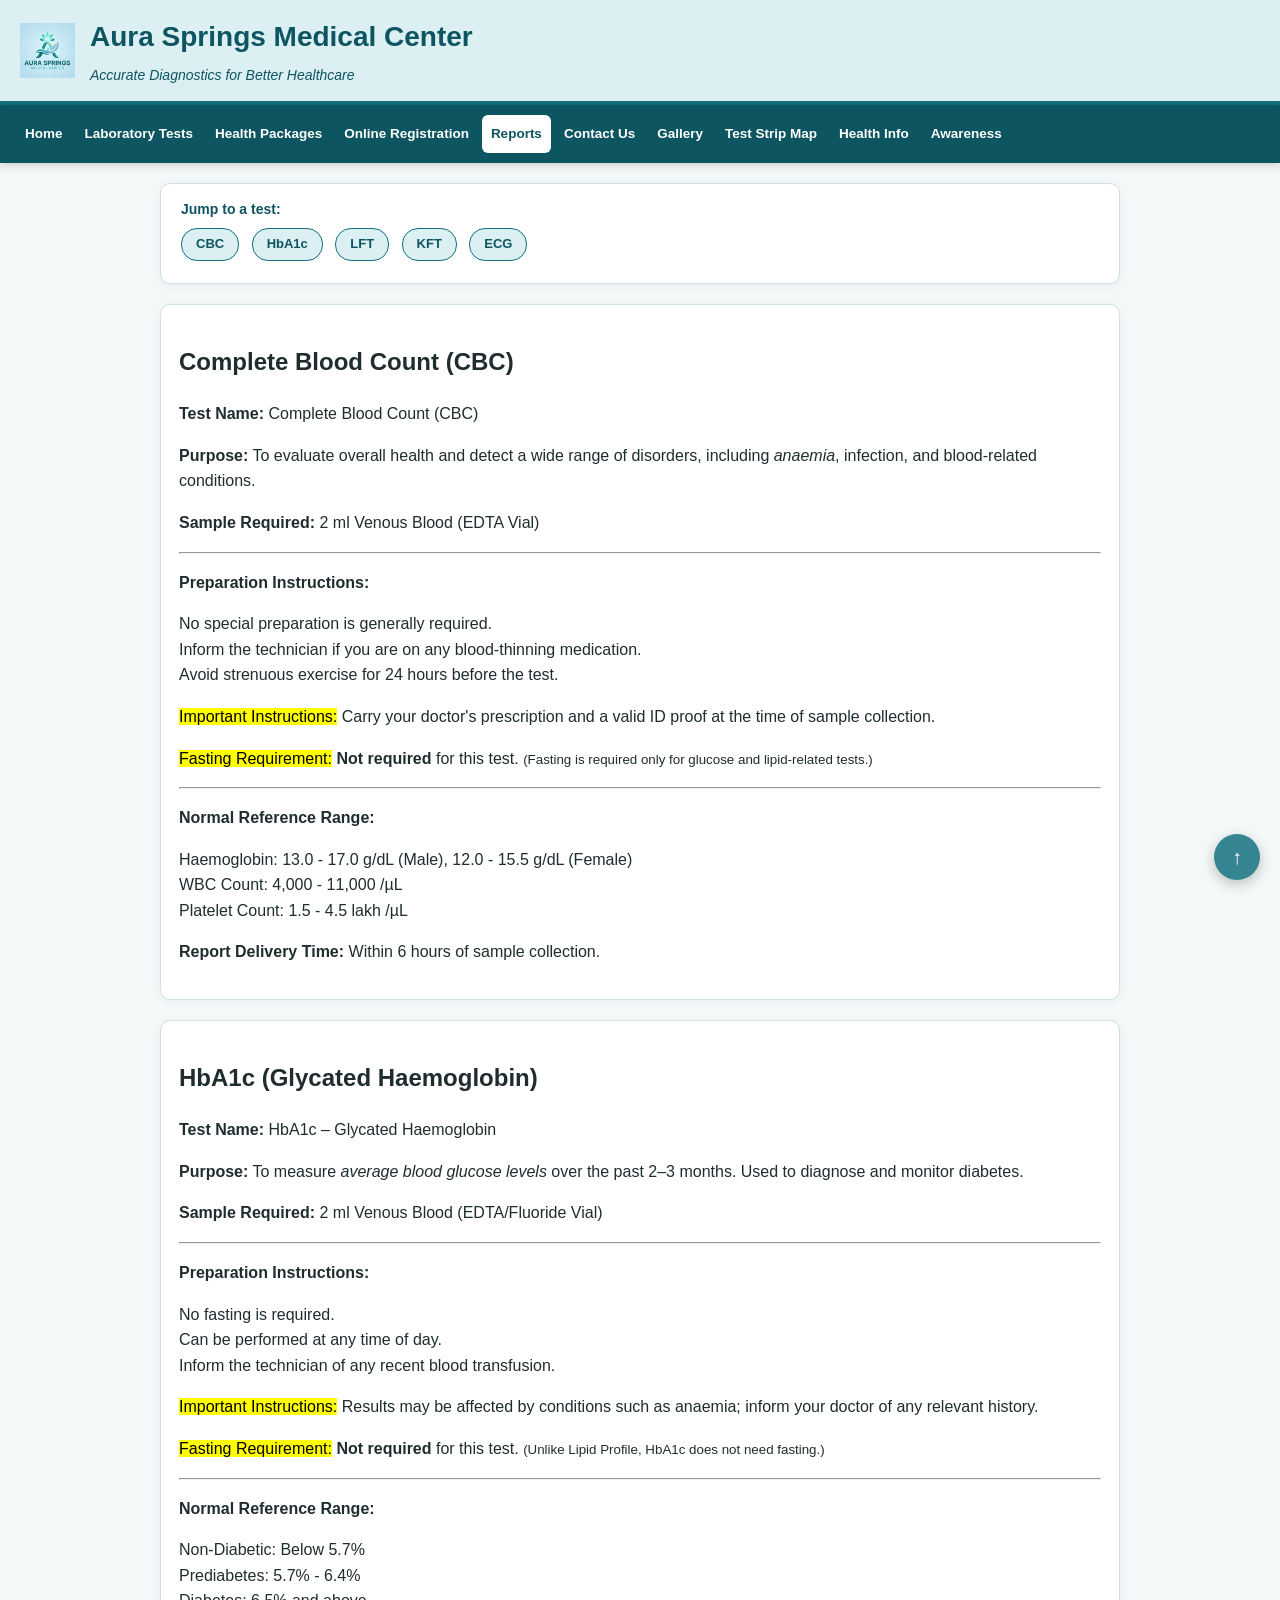
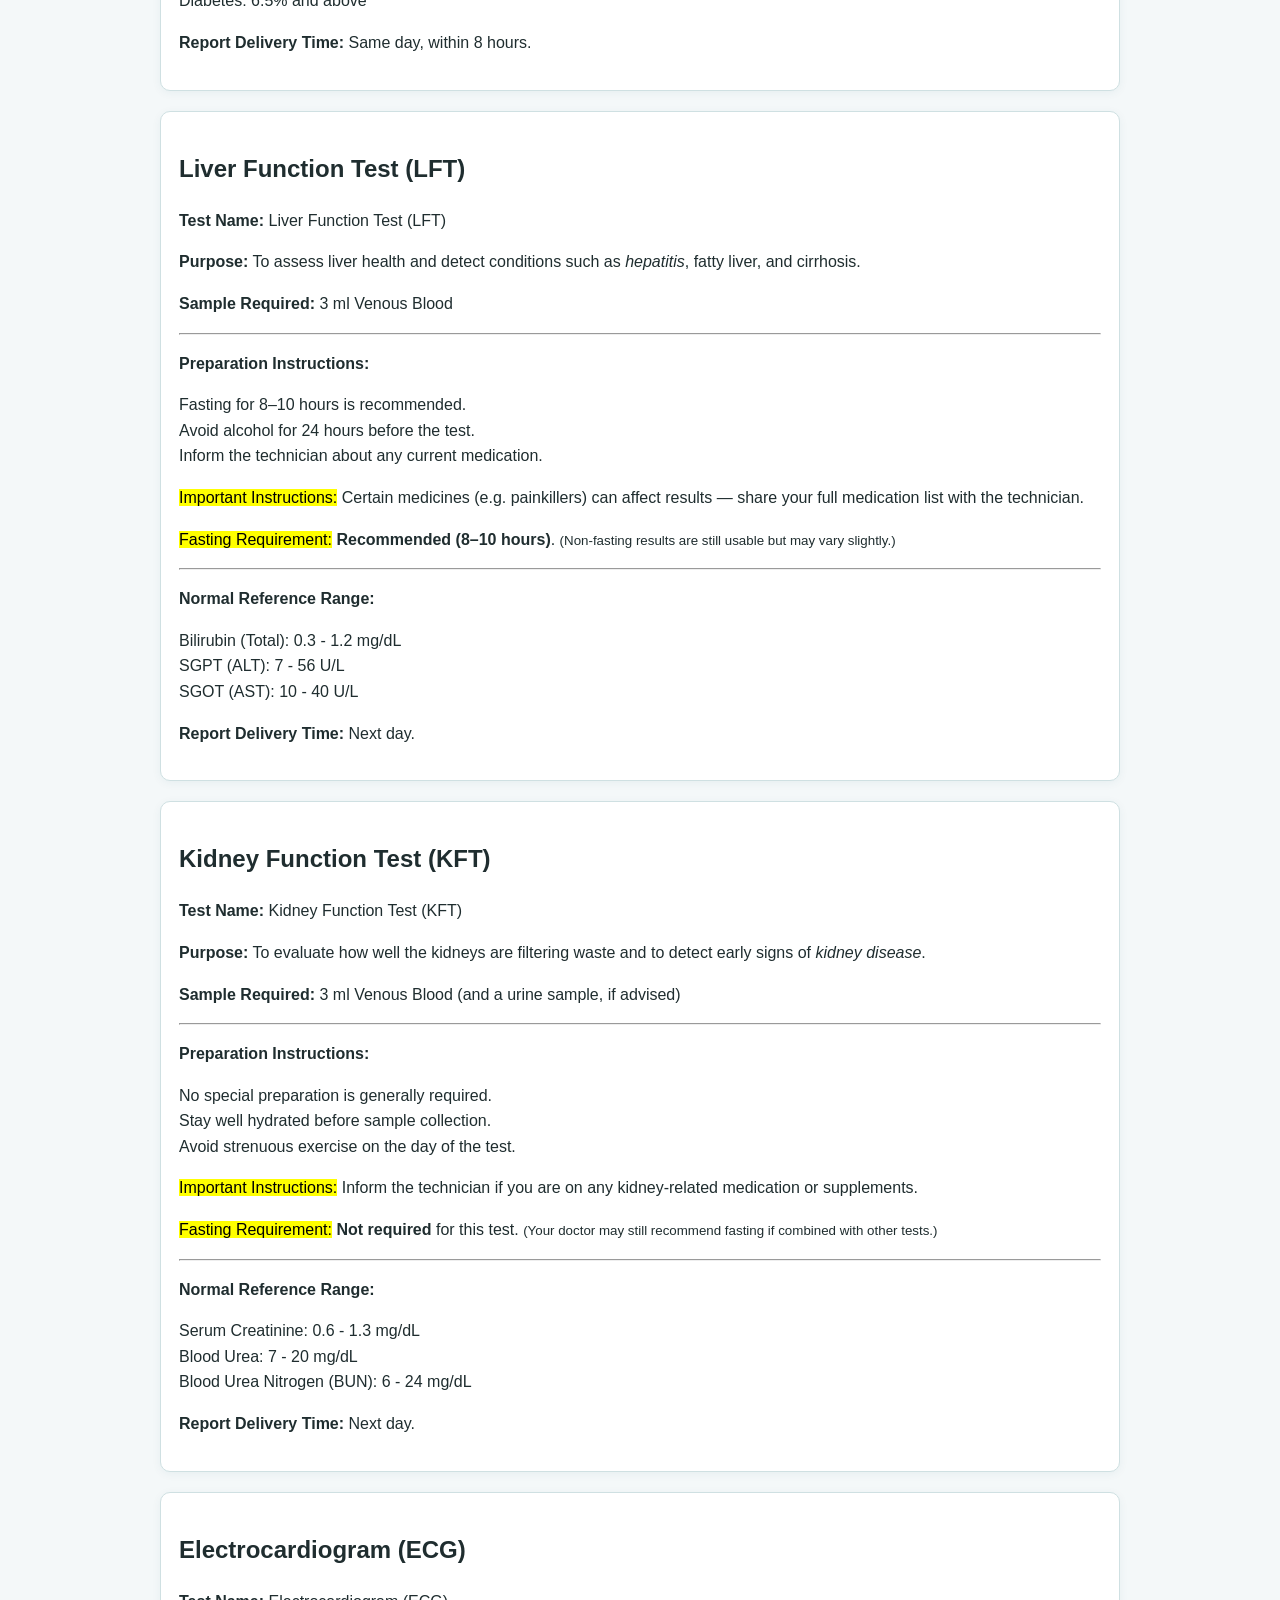
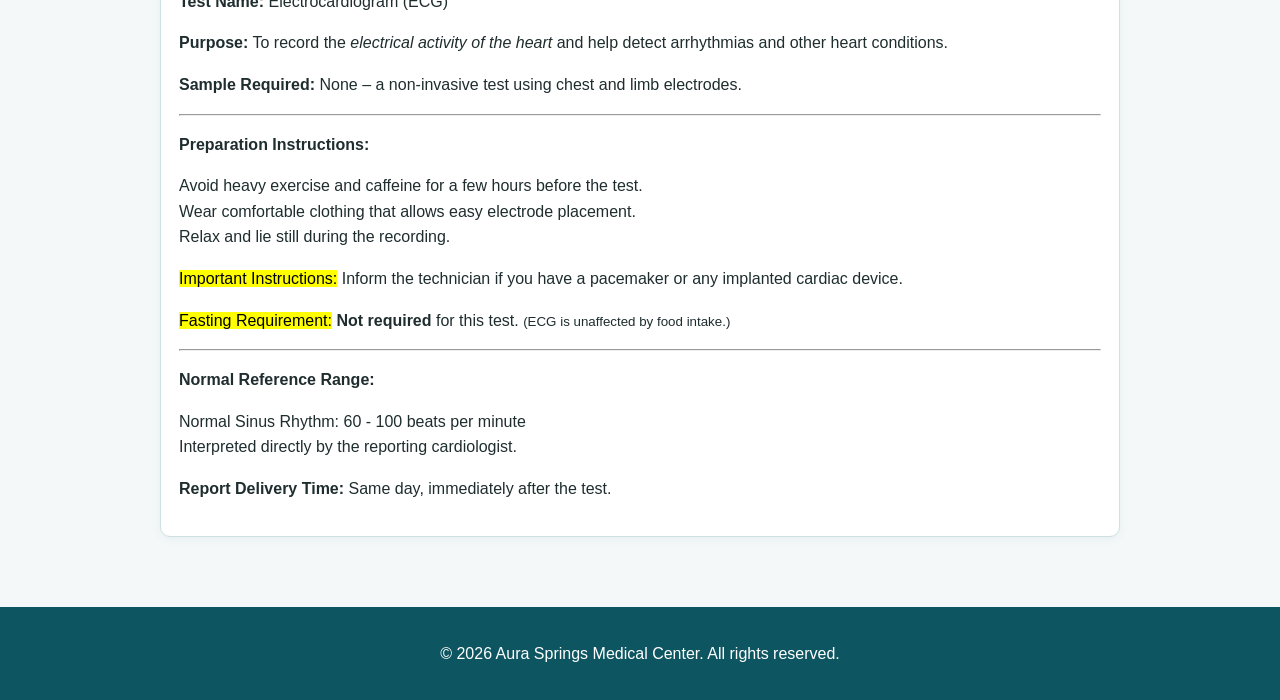
<file: test-details.html>
<!DOCTYPE html>
<html lang="en">
<head>
<meta charset="UTF-8">
<meta name="viewport" content="width=device-width, initial-scale=1.0">
<title>Test Details - Aura Springs Medical Center</title>
<link rel="stylesheet" href="css/main.css">
</head>
<body id="top">

<header class="site-header">
  <img src="H1.png" alt="Aura Springs Medical Center logo">
  <div class="brand-text fade-in">
    <h1>Aura Springs Medical Center</h1>
    <p>Accurate Diagnostics for Better Healthcare</p>
  </div>
</header>

<nav class="site-nav">
  <input type="checkbox" id="nav-toggle" class="nav-toggle">
  <div class="nav-inner">
    <label for="nav-toggle" class="nav-toggle-label" aria-label="Toggle navigation">&#9776;</label>
    <ul>
      <li><a href="index.html">Home</a></li>
      <li><a href="laboratory-tests.html">Laboratory Tests</a></li>
      <li><a href="test-price-table.html">Health Packages</a></li>
      <li><a href="patient-registration.html">Online Registration</a></li>
      <li><a href="test-details.html" class="active">Reports</a></li>
      <li><a href="index.html#contact">Contact Us</a></li>
      <li><a href="gallery.html">Gallery</a></li>
      <li><a href="lab-map.html">Test Strip Map</a></li>
      <li><a href="health-information.html">Health Info</a></li>
      <li><a href="media.html">Awareness</a></li>
    </ul>
  </div>
</nav>

<div class="container">

  <div class="jump-nav">
    <p>Jump to a test:</p>
    <a href="#cbc">CBC</a>
    <a href="#hba1c">HbA1c</a>
    <a href="#lft">LFT</a>
    <a href="#kft">KFT</a>
    <a href="#ecg">ECG</a>
  </div>

  <article class="card" id="cbc">
    <h2>Complete Blood Count (CBC)</h2>

    <p><strong>Test Name:</strong> Complete Blood Count (CBC)</p>
    <p><strong>Purpose:</strong> To evaluate overall health and detect a wide range of
    disorders, including <em>anaemia</em>, infection, and blood-related conditions.</p>
    <p><strong>Sample Required:</strong> 2 ml Venous Blood (EDTA Vial)</p>

    <hr>

    <p><strong>Preparation Instructions:</strong></p>
    <p>No special preparation is generally required.<br>
    Inform the technician if you are on any blood-thinning medication.<br>
    Avoid strenuous exercise for 24 hours before the test.</p>

    <p><mark>Important Instructions:</mark> Carry your doctor's prescription and a valid ID
    proof at the time of sample collection.</p>

    <p><mark>Fasting Requirement:</mark> <strong>Not required</strong> for this test.
    <small>(Fasting is required only for glucose and lipid-related tests.)</small></p>

    <hr>

    <p><strong>Normal Reference Range:</strong></p>
    <p>
      Haemoglobin: 13.0 - 17.0 g/dL (Male), 12.0 - 15.5 g/dL (Female)<br>
      WBC Count: 4,000 - 11,000 /&micro;L<br>
      Platelet Count: 1.5 - 4.5 lakh /&micro;L
    </p>

    <p><strong>Report Delivery Time:</strong> Within 6 hours of sample collection.</p>
  </article>

  <article class="card" id="hba1c">
    <h2>HbA1c (Glycated Haemoglobin)</h2>

    <p><strong>Test Name:</strong> HbA1c &ndash; Glycated Haemoglobin</p>
    <p><strong>Purpose:</strong> To measure <em>average blood glucose levels</em> over the
    past 2&ndash;3 months. Used to diagnose and monitor diabetes.</p>
    <p><strong>Sample Required:</strong> 2 ml Venous Blood (EDTA/Fluoride Vial)</p>

    <hr>

    <p><strong>Preparation Instructions:</strong></p>
    <p>No fasting is required.<br>
    Can be performed at any time of day.<br>
    Inform the technician of any recent blood transfusion.</p>

    <p><mark>Important Instructions:</mark> Results may be affected by conditions such as
    anaemia; inform your doctor of any relevant history.</p>

    <p><mark>Fasting Requirement:</mark> <strong>Not required</strong> for this test.
    <small>(Unlike Lipid Profile, HbA1c does not need fasting.)</small></p>

    <hr>

    <p><strong>Normal Reference Range:</strong></p>
    <p>
      Non-Diabetic: Below 5.7%<br>
      Prediabetes: 5.7% - 6.4%<br>
      Diabetes: 6.5% and above
    </p>

    <p><strong>Report Delivery Time:</strong> Same day, within 8 hours.</p>
  </article>

  <article class="card" id="lft">
    <h2>Liver Function Test (LFT)</h2>

    <p><strong>Test Name:</strong> Liver Function Test (LFT)</p>
    <p><strong>Purpose:</strong> To assess liver health and detect conditions such as
    <em>hepatitis</em>, fatty liver, and cirrhosis.</p>
    <p><strong>Sample Required:</strong> 3 ml Venous Blood</p>

    <hr>

    <p><strong>Preparation Instructions:</strong></p>
    <p>Fasting for 8&ndash;10 hours is recommended.<br>
    Avoid alcohol for 24 hours before the test.<br>
    Inform the technician about any current medication.</p>

    <p><mark>Important Instructions:</mark> Certain medicines (e.g. painkillers) can affect
    results &mdash; share your full medication list with the technician.</p>

    <p><mark>Fasting Requirement:</mark> <strong>Recommended (8&ndash;10 hours)</strong>.
    <small>(Non-fasting results are still usable but may vary slightly.)</small></p>

    <hr>

    <p><strong>Normal Reference Range:</strong></p>
    <p>
      Bilirubin (Total): 0.3 - 1.2 mg/dL<br>
      SGPT (ALT): 7 - 56 U/L<br>
      SGOT (AST): 10 - 40 U/L
    </p>

    <p><strong>Report Delivery Time:</strong> Next day.</p>
  </article>

  <article class="card" id="kft">
    <h2>Kidney Function Test (KFT)</h2>

    <p><strong>Test Name:</strong> Kidney Function Test (KFT)</p>
    <p><strong>Purpose:</strong> To evaluate how well the kidneys are filtering waste and
    to detect early signs of <em>kidney disease</em>.</p>
    <p><strong>Sample Required:</strong> 3 ml Venous Blood (and a urine sample, if advised)</p>

    <hr>

    <p><strong>Preparation Instructions:</strong></p>
    <p>No special preparation is generally required.<br>
    Stay well hydrated before sample collection.<br>
    Avoid strenuous exercise on the day of the test.</p>

    <p><mark>Important Instructions:</mark> Inform the technician if you are on any
    kidney-related medication or supplements.</p>

    <p><mark>Fasting Requirement:</mark> <strong>Not required</strong> for this test.
    <small>(Your doctor may still recommend fasting if combined with other tests.)</small></p>

    <hr>

    <p><strong>Normal Reference Range:</strong></p>
    <p>
      Serum Creatinine: 0.6 - 1.3 mg/dL<br>
      Blood Urea: 7 - 20 mg/dL<br>
      Blood Urea Nitrogen (BUN): 6 - 24 mg/dL
    </p>

    <p><strong>Report Delivery Time:</strong> Next day.</p>
  </article>

  <article class="card" id="ecg">
    <h2>Electrocardiogram (ECG)</h2>

    <p><strong>Test Name:</strong> Electrocardiogram (ECG)</p>
    <p><strong>Purpose:</strong> To record the <em>electrical activity of the heart</em> and
    help detect arrhythmias and other heart conditions.</p>
    <p><strong>Sample Required:</strong> None &ndash; a non-invasive test using chest and
    limb electrodes.</p>

    <hr>

    <p><strong>Preparation Instructions:</strong></p>
    <p>Avoid heavy exercise and caffeine for a few hours before the test.<br>
    Wear comfortable clothing that allows easy electrode placement.<br>
    Relax and lie still during the recording.</p>

    <p><mark>Important Instructions:</mark> Inform the technician if you have a pacemaker
    or any implanted cardiac device.</p>

    <p><mark>Fasting Requirement:</mark> <strong>Not required</strong> for this test.
    <small>(ECG is unaffected by food intake.)</small></p>

    <hr>

    <p><strong>Normal Reference Range:</strong></p>
    <p>
      Normal Sinus Rhythm: 60 - 100 beats per minute<br>
      Interpreted directly by the reporting cardiologist.
    </p>

    <p><strong>Report Delivery Time:</strong> Same day, immediately after the test.</p>
  </article>

</div>

<footer class="site-footer">
  <p>&copy; 2026 Aura Springs Medical Center. All rights reserved.</p>
</footer>

<a href="#top" class="back-to-top" aria-label="Back to top">&uarr;</a>

</body>
</html>
</file>
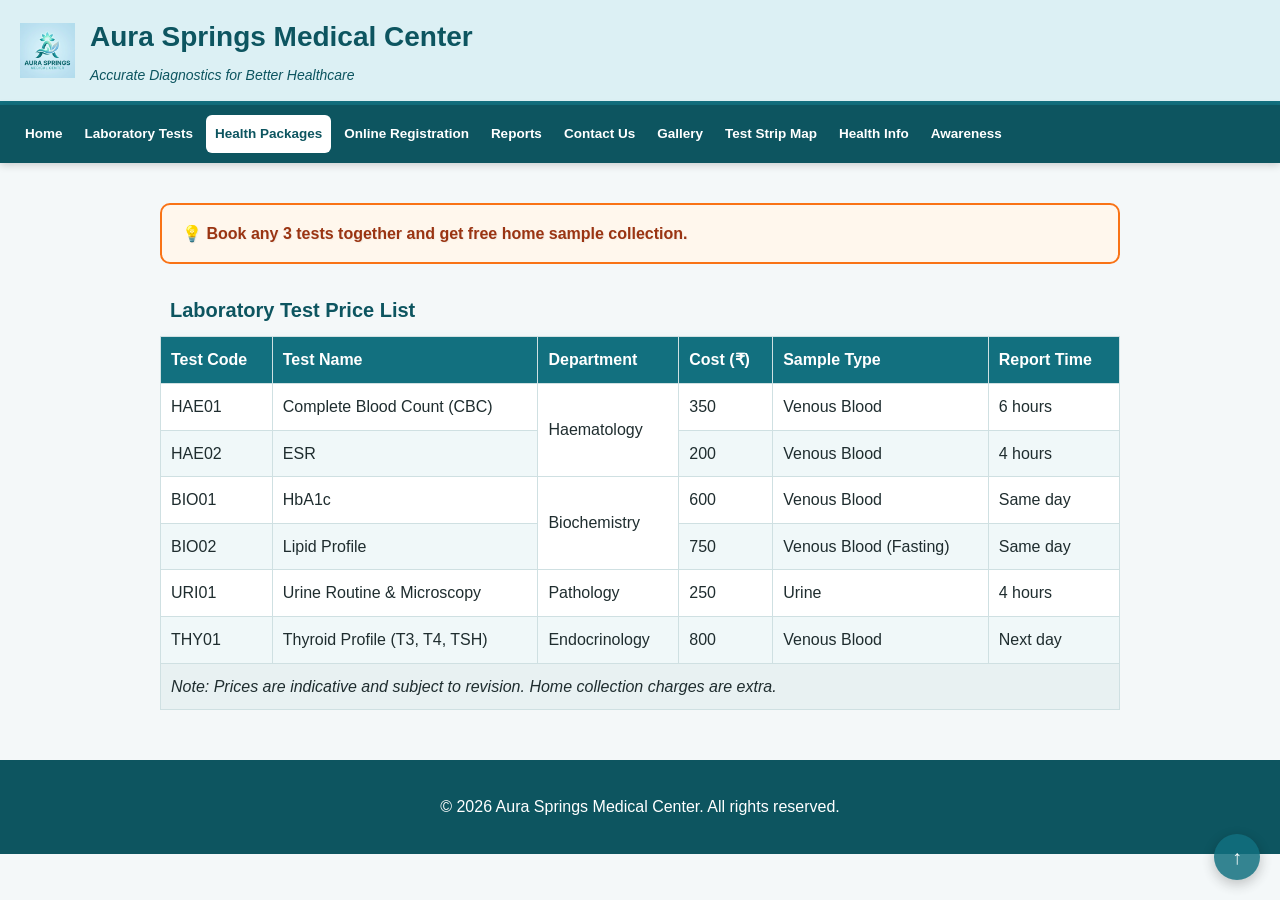
<file: test-price-table.html>
<!DOCTYPE html>
<html lang="en">
<head>
<meta charset="UTF-8">
<meta name="viewport" content="width=device-width, initial-scale=1.0">
<title>Test Price List - Aura Springs Medical Center</title>
<link rel="stylesheet" href="css/main.css">
<style>
  .table-scroll { overflow-x: auto; }
</style>
</head>
<body id="top">

<header class="site-header">
  <img src="H1.png" alt="Aura Springs Medical Center logo">
  <div class="brand-text fade-in">
    <h1>Aura Springs Medical Center</h1>
    <p>Accurate Diagnostics for Better Healthcare</p>
  </div>
</header>

<nav class="site-nav">
  <input type="checkbox" id="nav-toggle" class="nav-toggle">
  <div class="nav-inner">
    <label for="nav-toggle" class="nav-toggle-label" aria-label="Toggle navigation">&#9776;</label>
    <ul>
      <li><a href="index.html">Home</a></li>
      <li><a href="laboratory-tests.html">Laboratory Tests</a></li>
      <li><a href="test-price-table.html" class="active">Health Packages</a></li>
      <li><a href="patient-registration.html">Online Registration</a></li>
      <li><a href="test-details.html">Reports</a></li>
      <li><a href="index.html#contact">Contact Us</a></li>
      <li><a href="gallery.html">Gallery</a></li>
      <li><a href="lab-map.html">Test Strip Map</a></li>
      <li><a href="health-information.html">Health Info</a></li>
      <li><a href="media.html">Awareness</a></li>
    </ul>
  </div>
</nav>

<div class="container">

  <div class="callout">
    💡 Book any 3 tests together and get free home sample collection.
  </div>

  <div class="table-scroll">
    <table class="styled-table">
      <caption>Laboratory Test Price List</caption>
      <thead>
        <tr>
          <th>Test Code</th>
          <th>Test Name</th>
          <th>Department</th>
          <th>Cost (&#8377;)</th>
          <th>Sample Type</th>
          <th>Report Time</th>
        </tr>
      </thead>
      <tbody>
        <tr>
          <td>HAE01</td>
          <td>Complete Blood Count (CBC)</td>
          <td rowspan="2">Haematology</td>
          <td>350</td>
          <td>Venous Blood</td>
          <td>6 hours</td>
        </tr>
        <tr>
          <td>HAE02</td>
          <td>ESR</td>
          <td>200</td>
          <td>Venous Blood</td>
          <td>4 hours</td>
        </tr>
        <tr>
          <td>BIO01</td>
          <td>HbA1c</td>
          <td rowspan="2">Biochemistry</td>
          <td>600</td>
          <td>Venous Blood</td>
          <td>Same day</td>
        </tr>
        <tr>
          <td>BIO02</td>
          <td>Lipid Profile</td>
          <td>750</td>
          <td>Venous Blood (Fasting)</td>
          <td>Same day</td>
        </tr>
        <tr>
          <td>URI01</td>
          <td>Urine Routine &amp; Microscopy</td>
          <td>Pathology</td>
          <td>250</td>
          <td>Urine</td>
          <td>4 hours</td>
        </tr>
        <tr>
          <td>THY01</td>
          <td>Thyroid Profile (T3, T4, TSH)</td>
          <td>Endocrinology</td>
          <td>800</td>
          <td>Venous Blood</td>
          <td>Next day</td>
        </tr>
      </tbody>
      <tfoot>
        <tr>
          <td colspan="6">Note: Prices are indicative and subject to revision. Home
          collection charges are extra.</td>
        </tr>
      </tfoot>
    </table>
  </div>

</div>

<footer class="site-footer">
  <p>&copy; 2026 Aura Springs Medical Center. All rights reserved.</p>
</footer>

<a href="#top" class="back-to-top" aria-label="Back to top">&uarr;</a>

</body>
</html>
</file>
<file: css/main.css>
:root { --teal-dark:#0d5560; --teal-mid:#12707f; --teal-light:#dcf0f4; --bg:#f4f8f9; --text:#1f2d2f; --card-border:#cfe0e2; --white:#ffffff; --accent:#f97316; }
* { box-sizing: border-box; }
html { scroll-behavior: smooth; }
body { margin: 0; font-family: Arial, Helvetica, sans-serif; background-color: var(--bg); color: var(--text); line-height: 1.6; }
.container { max-width: 1000px; margin: 0 auto; padding: 20px; }

/* Header */
header.site-header { background-color: var(--teal-light); color: var(--teal-dark); padding: 15px 20px; border-bottom: 4px solid var(--teal-mid); display: flex; align-items: center; gap: 15px; flex-wrap: wrap; }
header.site-header img { height: 55px; }
header.site-header .brand-text h1 { margin: 0; font-size: 28px; }
header.site-header .brand-text p { margin: 4px 0 0; font-style: italic; font-size: 14px; }


@keyframes fadeInUp { from { opacity: 0; transform: translateY(12px); } to { opacity: 1; transform: translateY(0); } }
.fade-in { animation: fadeInUp .6s ease both; }

nav.site-nav { background-color: var(--teal-dark); position: sticky; top: 0; z-index: 100; box-shadow: 0 2px 8px rgba(0,0,0,.18); }
.nav-toggle { display: none; }
.nav-inner { max-width: 1300px; margin: 0 auto; display: flex; align-items: center; justify-content: space-between; padding: 0 16px; }
.nav-toggle-label { display: none; cursor: pointer; color: #fff; font-size: 24px; padding: 12px 0; user-select: none; }
nav.site-nav ul { list-style: none; display: flex; flex-wrap: nowrap; gap: 4px; margin: 0; padding: 10px 0; overflow-x: auto; -webkit-overflow-scrolling: touch; scrollbar-width: thin; scrollbar-color: var(--teal-mid) transparent; }
nav.site-nav ul::-webkit-scrollbar { height: 4px; }
nav.site-nav ul::-webkit-scrollbar-thumb { background-color: var(--teal-mid); border-radius: 4px; }
nav.site-nav a { white-space: nowrap; color: #ffffff; text-decoration: none; font-weight: bold; font-size: 13.5px; padding: 8px 9px; border-radius: 6px; display: inline-block; transition: background-color .25s ease, color .25s ease, transform .15s ease; }
nav.site-nav a:hover, nav.site-nav a:focus-visible { background-color: var(--teal-mid); transform: translateY(-1px); }
nav.site-nav a.active { background-color: #ffffff; color: var(--teal-dark); }
@media (max-width: 780px) {
  .nav-toggle-label { display: block; }
  nav.site-nav ul { flex-direction: column; flex-wrap: nowrap; overflow-x: visible; overflow-y: hidden; max-height: 0; padding: 0 0; transition: max-height .35s ease, padding .35s ease; }
  .nav-toggle:checked ~ .nav-inner ul { max-height: 600px; overflow-y: auto; padding: 6px 0 14px; }
  nav.site-nav a { padding: 10px 8px; white-space: normal; }
}

.card { background-color: var(--white); border: 1px solid var(--card-border); border-radius: 10px; padding: 18px; box-shadow: 0 2px 10px rgba(13,85,96,.06); transition: transform .25s ease, box-shadow .25s ease; margin-bottom: 20px; }
.card:hover { transform: translateY(-3px); box-shadow: 0 10px 22px rgba(13,85,96,.14); }
aside.card { background-color: #e8f1f2; border-left: 4px solid var(--teal-mid); }
.services { list-style-type: none; padding: 0; }
.services li { background-color: var(--white); border: 1px solid var(--card-border); border-radius: 8px; margin-bottom: 8px; padding: 10px 14px; transition: background-color .2s ease, padding-left .2s ease; }
.services li:hover { background-color: var(--teal-light); padding-left: 18px; }

:target.card, .card:target { animation: targetFlash 1.4s ease; border-color: var(--accent); }
@keyframes targetFlash { 0% { background-color: #fff7ed; } 100% { background-color: var(--white); } }

.callout { background: #fff7ed; border: 2px solid var(--accent); border-radius: 10px; padding: 16px 20px; margin: 20px 0; font-weight: 600; color: #9a3412; text-shadow: 1px 1px 1px rgba(0,0,0,.05); animation: glow 2s ease-in-out infinite alternate; }
@keyframes glow { from { box-shadow: 0 0 6px rgba(249,115,22,.35); } to { box-shadow: 0 0 22px rgba(249,115,22,.75); } }

.btn { display: inline-block; background-color: var(--teal-mid); color: #ffffff; border: none; padding: 10px 22px; border-radius: 6px; font-weight: bold; font-size: 15px; cursor: pointer; text-decoration: none; transition: background-color .2s ease, transform .2s ease, box-shadow .2s ease; }
.btn:hover { background-color: var(--teal-dark); transform: translateY(-2px); box-shadow: 0 6px 14px rgba(0,0,0,.18); }
.btn-secondary { background-color: #888888; }
.btn-secondary:hover { background-color: #666666; }

footer.site-footer { background-color: var(--teal-dark); color: white; text-align: center; padding: 18px; margin-top: 30px; }

.back-to-top { position: fixed; right: 20px; bottom: 20px; background-color: var(--teal-mid); color: #ffffff; width: 46px; height: 46px; border-radius: 50%; display: flex; align-items: center; justify-content: center; text-decoration: none; font-size: 20px; box-shadow: 0 4px 14px rgba(0,0,0,.28); opacity: .85; transition: opacity .2s ease, transform .2s ease; z-index: 90; }
.back-to-top:hover { opacity: 1; transform: translateY(-4px); }

/* Tables */
.styled-table { border-collapse: collapse; width: 100%; background-color: var(--white); box-shadow: 0 2px 10px rgba(13,85,96,.06); }
.styled-table, .styled-table th, .styled-table td { border: 1px solid var(--card-border); }
.styled-table caption { font-size: 20px; font-weight: bold; color: var(--teal-dark); padding: 10px; text-align: left; }
.styled-table th, .styled-table td { padding: 10px; text-align: left; }
.styled-table thead th { background-color: var(--teal-mid); color: #ffffff; }
.styled-table tbody tr { transition: background-color .15s ease; }
.styled-table tbody tr:nth-child(even) { background-color: #f0f8f9; }
.styled-table tbody tr:hover { background-color: var(--teal-light); }
.styled-table tfoot td { background-color: #e8f1f2; font-style: italic; }

/* Forms */
.form-card { background-color: var(--white); border: 1px solid var(--card-border); border-radius: 10px; padding: 22px; box-shadow: 0 2px 10px rgba(13,85,96,.06); }
fieldset { border: 1px solid #9db8bb; border-radius: 8px; margin-bottom: 20px; padding: 16px 18px; }
legend { font-weight: bold; color: var(--teal-dark); padding: 0 8px; }
label { display: block; margin-top: 12px; font-weight: bold; }
input, select { padding: 8px 10px; margin-top: 5px; width: 100%; border: 1px solid #b8ccce; border-radius: 6px; font-size: 15px; transition: border-color .2s ease, box-shadow .2s ease; }
input:focus, select:focus { outline: none; border-color: var(--teal-mid); box-shadow: 0 0 0 3px rgba(18,112,127,.18); }
input[type="radio"], input[type="checkbox"] { width: auto; margin-right: 6px; accent-color: var(--teal-mid); }
.inline-label { display: inline; font-weight: normal; margin-right: 18px; }
.btn-row { margin-top: 18px; }
input[type="submit"], input[type="reset"] { width: auto; padding: 10px 24px; margin-top: 0; margin-right: 10px; background-color: var(--teal-mid); color: white; border: none; border-radius: 6px; font-weight: bold; cursor: pointer; transition: background-color .2s ease, transform .2s ease, box-shadow .2s ease; }
input[type="submit"]:hover { background-color: var(--teal-dark); transform: translateY(-2px); box-shadow: 0 6px 14px rgba(0,0,0,.18); }
input[type="reset"] { background-color: #888888; }
input[type="reset"]:hover { background-color: #666666; }

/* Gallery */
.gallery-grid { display: flex; flex-wrap: wrap; gap: 18px; justify-content: center; }
.gallery-item { position: relative; overflow: hidden; border-radius: 10px; width: 260px; background-color: var(--white); border: 1px solid var(--card-border); box-shadow: 0 2px 10px rgba(13,85,96,.06); text-decoration: none; color: inherit; display: block; transition: transform .25s ease, box-shadow .25s ease; }
.gallery-item:hover, .gallery-item:focus-visible { transform: translateY(-4px); box-shadow: 0 12px 26px rgba(13,85,96,.18); }
.gallery-item img { width: 100%; height: 170px; object-fit: cover; display: block; transition: transform .45s ease; }
.gallery-item:hover img, .gallery-item:focus-visible img { transform: scale(1.08); }
.gallery-item figcaption { padding: 10px; text-align: center; font-weight: bold; color: var(--teal-dark); margin: 0; }

.strip-wrap { position: relative; display: inline-block; max-width: 100%; }
.strip-wrap img { display: block; width: 100%; max-width: 760px; height: auto; border-radius: 8px; }
.hotspot { position: absolute; top: 31.8%; height: 36.4%; border: 2px solid transparent; border-radius: 8px; transition: border-color .2s ease, background-color .2s ease, transform .2s ease; }
.hotspot:hover, .hotspot:focus-visible { border-color: var(--accent); background-color: rgba(249,115,22,.18); transform: translateY(-2px); outline: none; }
.hotspot-glucose { left: 19.7%; width: 14.5%; }
.hotspot-protein { left: 35.5%; width: 14.5%; }
.hotspot-blood { left: 51.3%; width: 14.5%; }
.hotspot-ketone { left: 67.1%; width: 14.5%; }
.hotspot-ph { left: 82.9%; width: 14.5%; }

.frame-block { background-color: var(--white); border: 1px solid var(--card-border); border-radius: 10px; padding: 18px; margin-bottom: 22px; box-shadow: 0 2px 10px rgba(13,85,96,.06); }
iframe { width: 100%; height: 350px; border: 2px solid var(--teal-mid); border-radius: 8px; }

.media-block { background-color: var(--white); border: 1px solid var(--card-border); border-radius: 10px; padding: 18px; margin-bottom: 22px; text-align: center; box-shadow: 0 2px 10px rgba(13,85,96,.06); }
video { width: 100%; max-width: 640px; border-radius: 8px; box-shadow: 0 4px 16px rgba(0,0,0,.18); }
audio { width: 100%; max-width: 500px; }

.jump-nav { background-color: var(--white); border: 1px solid var(--card-border); border-radius: 10px; padding: 14px 20px; margin-bottom: 20px; box-shadow: 0 2px 10px rgba(13,85,96,.06); }
.jump-nav p { margin: 0 0 8px 0; font-weight: bold; color: var(--teal-dark); font-size: 14px; }
.jump-nav a { display: inline-block; text-decoration: none; color: var(--teal-dark); background-color: var(--teal-light); border: 1px solid var(--teal-mid); border-radius: 16px; padding: 5px 14px; margin: 0 8px 8px 0; font-size: 13px; font-weight: bold; transition: background-color .2s ease, color .2s ease, transform .15s ease; }
.jump-nav a:hover { background-color: var(--teal-mid); color: white; transform: translateY(-2px); }
article.test { scroll-margin-top: 90px; }
.pad-info, .detail { scroll-margin-top: 90px; }

.layout { display: flex; gap: 24px; align-items: flex-start; }
.sidebar { flex: 0 0 245px; }
.content { flex: 1; min-width: 0; }
.categories { background: linear-gradient(180deg, var(--teal-light), var(--white)); border: 1px solid var(--card-border); border-radius: 10px; padding: 18px; box-shadow: 0 2px 10px rgba(13,85,96,.06); }
.categories h3 { margin-top: 0; color: var(--teal-dark); }
.categories ul { list-style: none; padding: 0; margin: 0; }
.categories li { padding: 10px 11px; margin: 6px 0; border-radius: 8px; background-color: var(--white); border: 1px solid var(--card-border); transition: background-color .25s ease, padding-left .25s ease, transform .2s ease; }
.categories li:hover { background-color: var(--teal-light); padding-left: 17px; transform: translateX(3px); }
.book-card { display: inline-block; width: 220px; margin: 9px 9px 9px 0; padding: 16px; text-align: center; vertical-align: top; background-color: var(--white); border: 1px solid var(--card-border); border-top: 4px solid var(--accent); border-radius: 8px; box-shadow: 0 2px 10px rgba(13,85,96,.06); transition: transform .25s ease, box-shadow .25s ease; }
.book-card:hover { transform: translateY(-6px); box-shadow: 0 10px 22px rgba(13,85,96,.14); }
.book-card h3 { margin-top: 0; color: var(--teal-dark); }
.book-card p { margin-bottom: 0; font-size: 14px; }
@media (max-width: 850px) { .layout { flex-direction: column; } .sidebar { width: 100%; flex-basis: auto; } }
@media (max-width: 650px) { .book-card { width: 100%; margin: 8px 0; } }

@media (max-width: 700px) {
  header.site-header { text-align: center; justify-content: center; }
  .container { padding: 16px; }
  .gallery-item { width: 100%; max-width: 320px; }
  .back-to-top { right: 14px; bottom: 14px; width: 42px; height: 42px; font-size: 18px; }
}
@media (prefers-reduced-motion: reduce) {
  html { scroll-behavior: auto; }
  * { animation-duration: 0.001ms !important; animation-iteration-count: 1 !important; transition-duration: 0.001ms !important; }
}
</file>
